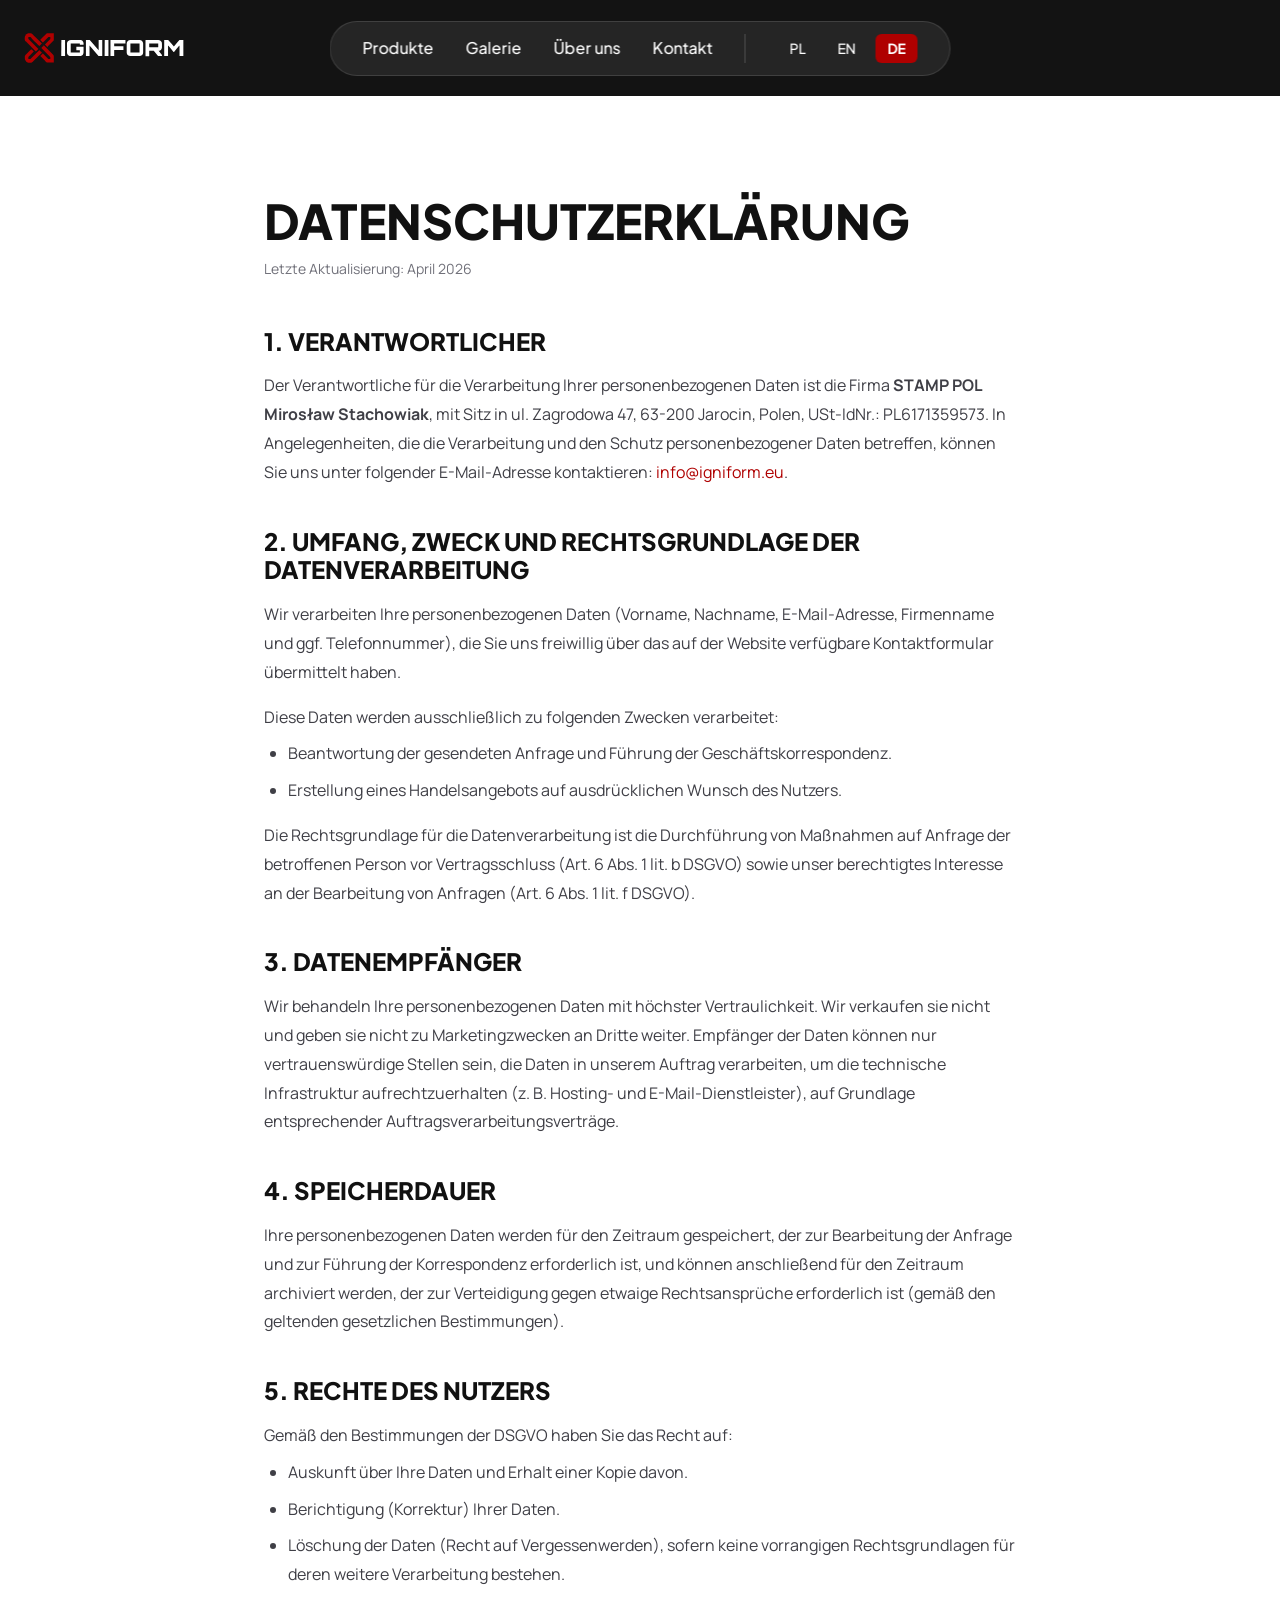
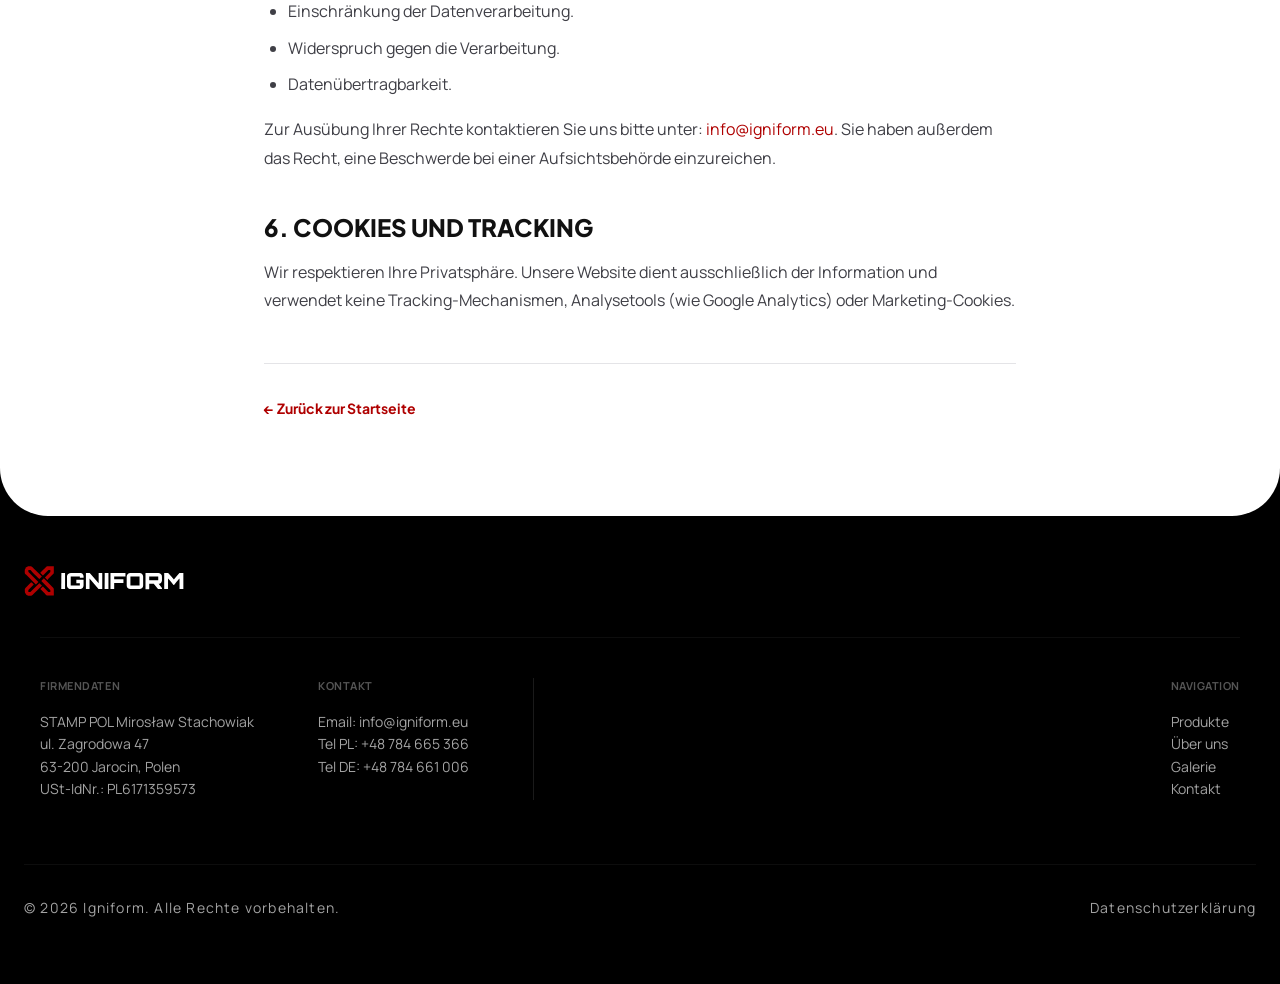
<file: datenschutz.html>
<!DOCTYPE html>
<html lang="de">
<head>
    <meta charset="UTF-8">
    <meta name="viewport" content="width=device-width, initial-scale=1.0">
    <title>Datenschutzerklärung | IGNIFORM</title>
    <meta name="description" content="Datenschutzerklärung der Firma STAMP POL / Igniform. Informationen zur Verarbeitung personenbezogener Daten gemäß DSGVO.">
    <link rel="preconnect" href="https://fonts.googleapis.com">
    <link rel="preconnect" href="https://fonts.gstatic.com" crossorigin>
    <link href="https://fonts.googleapis.com/css2?family=Manrope:wght@400;500;700&family=Plus+Jakarta+Sans:wght@400;500;700;800&display=swap" rel="stylesheet">
    <link rel="stylesheet" href="https://fonts.googleapis.com/css2?family=Material+Symbols+Outlined:opsz,wght,FILL,GRAD@20..48,100..700,0..1,-50..200" />
    <link rel="stylesheet" href="style.css">
    <link rel="icon" type="image/png" href="favicon.png">
</head>
<body>

    <!-- Nav -->
    <nav class="nav fade-in-load" id="main-nav" style="animation-delay: 0.1s;">
        <div class="container nav-container">
            <div class="nav-logo">
                <a href="de.html"><img src="assets/logo-white.svg" alt="Igniform Logo" class="brand-logo"></a>
            </div>
            <div class="nav-links" id="nav-links">
                <a href="de.html#produkty">Produkte</a>
                <a href="de.html#galeria">Galerie</a>
                <a href="de.html#o-nas">Über uns</a>
                <a href="de.html#kontakt">Kontakt</a>
                <div class="lang-switcher flex items-center gap-2 text-sm font-medium ml-6 border-l border-white/20 pl-6">
                    <a href="index.html" class="lang-link">PL</a>
                    <a href="en.html" class="lang-link">EN</a>
                    <a href="de.html" class="lang-link active">DE</a>
                </div>
            </div>
            <button class="nav-hamburger" id="nav-hamburger" aria-label="Menu" aria-expanded="false">
                <span></span><span></span><span></span>
            </button>
        </div>
    </nav>
    <!-- Mobile Dropdown -->
    <div id="mobile-menu" class="mobile-menu" aria-hidden="true">
        <a href="de.html#produkty" class="mobile-menu-link">Produkte</a>
        <a href="de.html#galeria" class="mobile-menu-link">Galerie</a>
        <a href="de.html#o-nas" class="mobile-menu-link">Über uns</a>
        <a href="de.html#kontakt" class="mobile-menu-link">Kontakt</a>
        <div class="mobile-lang-switcher flex justify-center gap-4 mt-6 pt-6 border-t border-white/10">
            <a href="index.html">PL</a>
            <a href="en.html">EN</a>
            <a href="de.html" class="active">DE</a>
        </div>
    </div>

    <!-- Privacy Policy Content -->
    <section class="section section--light" style="padding-top: 6rem; padding-bottom: 6rem;">
        <div class="container" style="max-width: 800px;">

            <h1 style="font-family: 'Plus Jakarta Sans', sans-serif; font-weight: 800; font-size: var(--h2); color: #111111; letter-spacing: 0; margin-bottom: 0.5rem;">Datenschutzerklärung</h1>
            <p style="font-family: 'Manrope', sans-serif; color: #71717a; margin-bottom: 3rem; font-size: var(--text-sm);">Letzte Aktualisierung: April 2026</p>

            <h2 style="font-family: 'Plus Jakarta Sans', sans-serif; font-weight: 800; font-size: var(--h4); color: #111111; letter-spacing: 0; margin-top: 2.5rem; margin-bottom: 1rem;">1. Verantwortlicher</h2>
            <p style="font-family: 'Manrope', sans-serif; color: #3f3f46; line-height: 1.8; margin-bottom: 1rem;">Der Verantwortliche für die Verarbeitung Ihrer personenbezogenen Daten ist die Firma <strong>STAMP POL Mirosław Stachowiak</strong>, mit Sitz in ul. Zagrodowa 47, 63-200 Jarocin, Polen, USt-IdNr.: PL6171359573. In Angelegenheiten, die die Verarbeitung und den Schutz personenbezogener Daten betreffen, können Sie uns unter folgender E-Mail-Adresse kontaktieren: <a href="mailto:info@igniform.eu" style="color: #AF0000; text-decoration: none;">info@igniform.eu</a>.</p>

            <h2 style="font-family: 'Plus Jakarta Sans', sans-serif; font-weight: 800; font-size: var(--h4); color: #111111; letter-spacing: 0; margin-top: 2.5rem; margin-bottom: 1rem;">2. Umfang, Zweck und Rechtsgrundlage der Datenverarbeitung</h2>
            <p style="font-family: 'Manrope', sans-serif; color: #3f3f46; line-height: 1.8; margin-bottom: 1rem;">Wir verarbeiten Ihre personenbezogenen Daten (Vorname, Nachname, E-Mail-Adresse, Firmenname und ggf. Telefonnummer), die Sie uns freiwillig über das auf der Website verfügbare Kontaktformular übermittelt haben.</p>
            <p style="font-family: 'Manrope', sans-serif; color: #3f3f46; line-height: 1.8; margin-bottom: 0.5rem;">Diese Daten werden ausschließlich zu folgenden Zwecken verarbeitet:</p>
            <ul style="font-family: 'Manrope', sans-serif; color: #3f3f46; line-height: 1.8; margin-bottom: 1rem; padding-left: 1.5rem;">
                <li style="margin-bottom: 0.5rem;">Beantwortung der gesendeten Anfrage und Führung der Geschäftskorrespondenz.</li>
                <li style="margin-bottom: 0.5rem;">Erstellung eines Handelsangebots auf ausdrücklichen Wunsch des Nutzers.</li>
            </ul>
            <p style="font-family: 'Manrope', sans-serif; color: #3f3f46; line-height: 1.8; margin-bottom: 1rem;">Die Rechtsgrundlage für die Datenverarbeitung ist die Durchführung von Maßnahmen auf Anfrage der betroffenen Person vor Vertragsschluss (Art. 6 Abs. 1 lit. b DSGVO) sowie unser berechtigtes Interesse an der Bearbeitung von Anfragen (Art. 6 Abs. 1 lit. f DSGVO).</p>

            <h2 style="font-family: 'Plus Jakarta Sans', sans-serif; font-weight: 800; font-size: var(--h4); color: #111111; letter-spacing: 0; margin-top: 2.5rem; margin-bottom: 1rem;">3. Datenempfänger</h2>
            <p style="font-family: 'Manrope', sans-serif; color: #3f3f46; line-height: 1.8; margin-bottom: 1rem;">Wir behandeln Ihre personenbezogenen Daten mit höchster Vertraulichkeit. Wir verkaufen sie nicht und geben sie nicht zu Marketingzwecken an Dritte weiter. Empfänger der Daten können nur vertrauenswürdige Stellen sein, die Daten in unserem Auftrag verarbeiten, um die technische Infrastruktur aufrechtzuerhalten (z. B. Hosting- und E-Mail-Dienstleister), auf Grundlage entsprechender Auftragsverarbeitungsverträge.</p>

            <h2 style="font-family: 'Plus Jakarta Sans', sans-serif; font-weight: 800; font-size: var(--h4); color: #111111; letter-spacing: 0; margin-top: 2.5rem; margin-bottom: 1rem;">4. Speicherdauer</h2>
            <p style="font-family: 'Manrope', sans-serif; color: #3f3f46; line-height: 1.8; margin-bottom: 1rem;">Ihre personenbezogenen Daten werden für den Zeitraum gespeichert, der zur Bearbeitung der Anfrage und zur Führung der Korrespondenz erforderlich ist, und können anschließend für den Zeitraum archiviert werden, der zur Verteidigung gegen etwaige Rechtsansprüche erforderlich ist (gemäß den geltenden gesetzlichen Bestimmungen).</p>

            <h2 style="font-family: 'Plus Jakarta Sans', sans-serif; font-weight: 800; font-size: var(--h4); color: #111111; letter-spacing: 0; margin-top: 2.5rem; margin-bottom: 1rem;">5. Rechte des Nutzers</h2>
            <p style="font-family: 'Manrope', sans-serif; color: #3f3f46; line-height: 1.8; margin-bottom: 0.5rem;">Gemäß den Bestimmungen der DSGVO haben Sie das Recht auf:</p>
            <ul style="font-family: 'Manrope', sans-serif; color: #3f3f46; line-height: 1.8; margin-bottom: 1rem; padding-left: 1.5rem;">
                <li style="margin-bottom: 0.5rem;">Auskunft über Ihre Daten und Erhalt einer Kopie davon.</li>
                <li style="margin-bottom: 0.5rem;">Berichtigung (Korrektur) Ihrer Daten.</li>
                <li style="margin-bottom: 0.5rem;">Löschung der Daten (Recht auf Vergessenwerden), sofern keine vorrangigen Rechtsgrundlagen für deren weitere Verarbeitung bestehen.</li>
                <li style="margin-bottom: 0.5rem;">Einschränkung der Datenverarbeitung.</li>
                <li style="margin-bottom: 0.5rem;">Widerspruch gegen die Verarbeitung.</li>
                <li style="margin-bottom: 0.5rem;">Datenübertragbarkeit.</li>
            </ul>
            <p style="font-family: 'Manrope', sans-serif; color: #3f3f46; line-height: 1.8; margin-bottom: 1rem;">Zur Ausübung Ihrer Rechte kontaktieren Sie uns bitte unter: <a href="mailto:info@igniform.eu" style="color: #AF0000; text-decoration: none;">info@igniform.eu</a>. Sie haben außerdem das Recht, eine Beschwerde bei einer Aufsichtsbehörde einzureichen.</p>

            <h2 style="font-family: 'Plus Jakarta Sans', sans-serif; font-weight: 800; font-size: var(--h4); color: #111111; letter-spacing: 0; margin-top: 2.5rem; margin-bottom: 1rem;">6. Cookies und Tracking</h2>
            <p style="font-family: 'Manrope', sans-serif; color: #3f3f46; line-height: 1.8; margin-bottom: 1rem;">Wir respektieren Ihre Privatsphäre. Unsere Website dient ausschließlich der Information und verwendet keine Tracking-Mechanismen, Analysetools (wie Google Analytics) oder Marketing-Cookies.</p>

            <div style="margin-top: 3rem; padding-top: 2rem; border-top: 1px solid #e4e4e7;">
                <a href="de.html" style="font-family: 'Plus Jakarta Sans', sans-serif; font-weight: 700; font-size: var(--text-sm); color: #AF0000; text-decoration: none; display: inline-flex; align-items: center; gap: 0.5rem;">
                    ← Zurück zur Startseite
                </a>
            </div>

        </div>
    </section>

    <!-- Footer -->
    <footer class="footer">
        <div class="container">
            <img src="assets/logo-white.svg" alt="Igniform Logo" class="brand-logo footer-brand-logo">
            <div class="footer-main-layout">
                <div class="footer-left-section">
                    <div class="footer-column">
                        <span class="footer-label">FIRMENDATEN</span>
                        <span class="footer-text">STAMP POL Mirosław Stachowiak</span>
                        <span class="footer-text">ul. Zagrodowa 47</span>
                        <span class="footer-text">63-200 Jarocin, Polen</span>
                        <span class="footer-text">USt-IdNr.: PL6171359573</span>
                    </div>
                    <div class="footer-column">
                        <span class="footer-label">KONTAKT</span>
                        <span class="footer-text">Email: <a href="mailto:info@igniform.eu" style="color:inherit;text-decoration:none;">info@igniform.eu</a></span>
                        <span class="footer-text">Tel PL: <a href="tel:+48784665366" style="color:inherit;text-decoration:none;">+48 784 665 366</a></span>
                        <span class="footer-text">Tel DE: <a href="tel:+48784661006" style="color:inherit;text-decoration:none;">+48 784 661 006</a></span>
                    </div>
                </div>
                <div class="footer-right-section">
                    <div class="footer-column">
                        <span class="footer-label">NAVIGATION</span>
                        <a href="de.html#produkty" class="footer-nav-link">Produkte</a>
                        <a href="de.html#o-nas" class="footer-nav-link">Über uns</a>
                        <a href="de.html#galeria" class="footer-nav-link">Galerie</a>
                        <a href="de.html#kontakt" class="footer-nav-link">Kontakt</a>
                    </div>
                </div>
            </div>
            <div class="footer-bottom">
                <span class="footer-text" style="text-transform: none;">© 2026 Igniform. Alle Rechte vorbehalten.</span>
                <span class="footer-text" style="text-transform: none;"><a href="datenschutz.html" class="footer-nav-link" style="display:inline;">Datenschutzerklärung</a></span>
            </div>
        </div>
    </footer>

    <!-- Hamburger Menu -->
    <script>
    (function() {
        const btn = document.getElementById('nav-hamburger');
        const menu = document.getElementById('mobile-menu');
        if (!btn || !menu) return;
        btn.addEventListener('click', () => {
            const open = btn.classList.toggle('is-open');
            menu.classList.toggle('is-open', open);
            btn.setAttribute('aria-expanded', String(open));
            menu.setAttribute('aria-hidden', String(!open));
        });
        menu.querySelectorAll('a').forEach(a => {
            a.addEventListener('click', () => {
                btn.classList.remove('is-open');
                menu.classList.remove('is-open');
                btn.setAttribute('aria-expanded', 'false');
                menu.setAttribute('aria-hidden', 'true');
            });
        });
    })();
    </script>

</body>
</html>
</file>
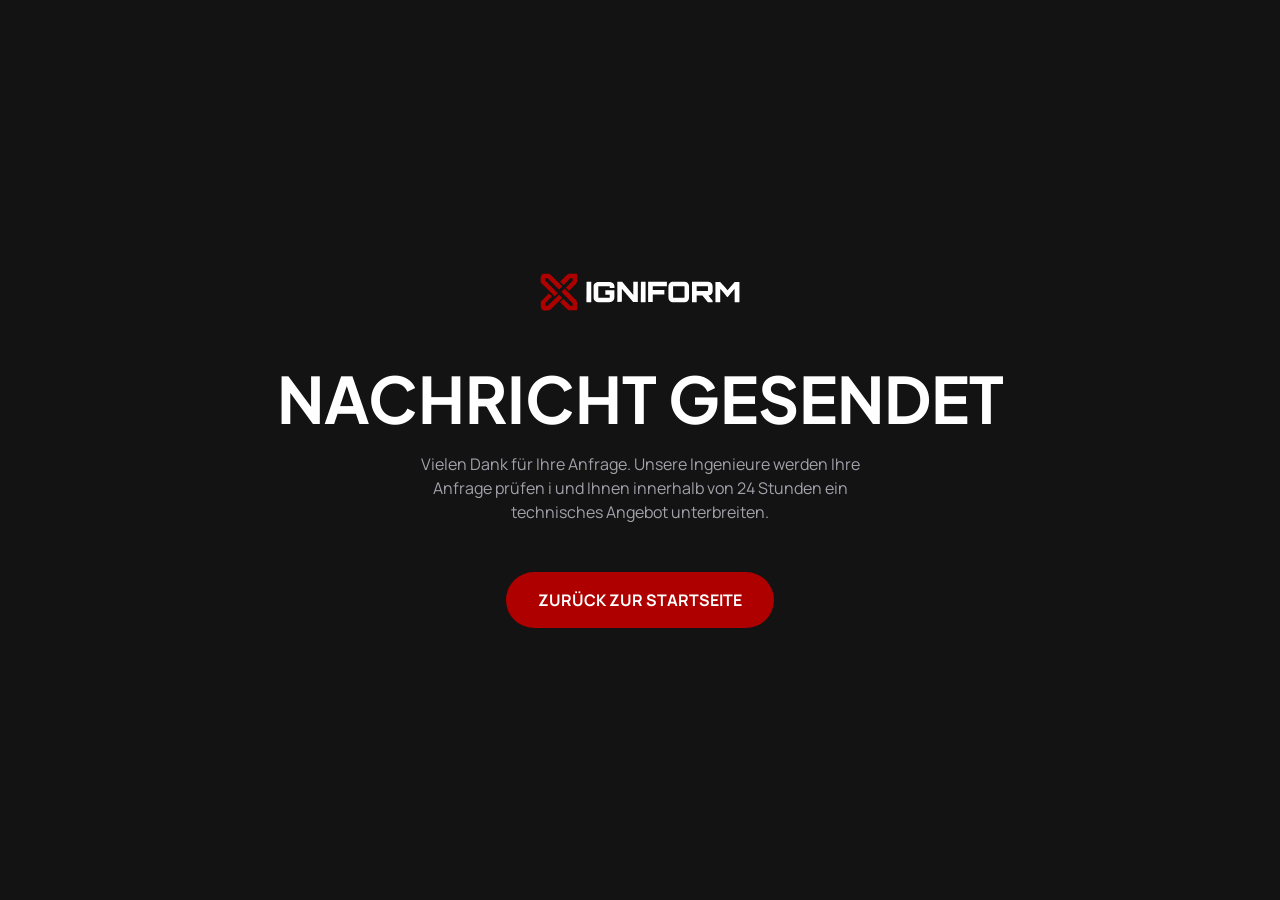
<file: erfolg.html>
<!DOCTYPE html>
<html lang="de">

<head>
    <meta charset="UTF-8">
    <meta name="viewport" content="width=device-width, initial-scale=1.0">
    <title>Vielen Dank für Ihre Nachricht | IGNIFORM</title>
    <link rel="preconnect" href="https://fonts.googleapis.com">
    <link rel="preconnect" href="https://fonts.gstatic.com" crossorigin>
    <link
        href="https://fonts.googleapis.com/css2?family=Manrope:wght@400;500;700&family=Plus+Jakarta+Sans:wght@400;500;700;800&display=swap"
        rel="stylesheet">
    <link rel="stylesheet" href="style.css">
    <link rel="icon" type="image/png" href="favicon.png">
    <style>
        .success-page {
            display: flex;
            flex-direction: column;
            align-items: center;
            justify-content: center;
            min-height: 100vh;
            text-align: center;
            background-color: var(--bg-dark);
            padding: 20px;
        }

        .success-logo {
            max-width: 200px;
            margin-bottom: 3rem;
        }
    </style>
</head>

<body class="overflow-x-hidden w-full">
    <div class="success-page fade-in-load">
        <img src="assets/logo-white.svg" alt="Igniform Logo" class="success-logo">
        <h1 style="color: white; margin-bottom: 1rem;">NACHRICHT GESENDET</h1>
        <p class="text-gray" style="margin-bottom: 3rem; max-width: 500px;">
            Vielen Dank für Ihre Anfrage. Unsere Ingenieure werden Ihre Anfrage prüfen i und Ihnen innerhalb von 24
            Stunden ein technisches Angebot unterbreiten.
        </p>
        <a href="de.html" class="btn">Zurück zur Startseite</a>
    </div>
</body>

</html>
</file>
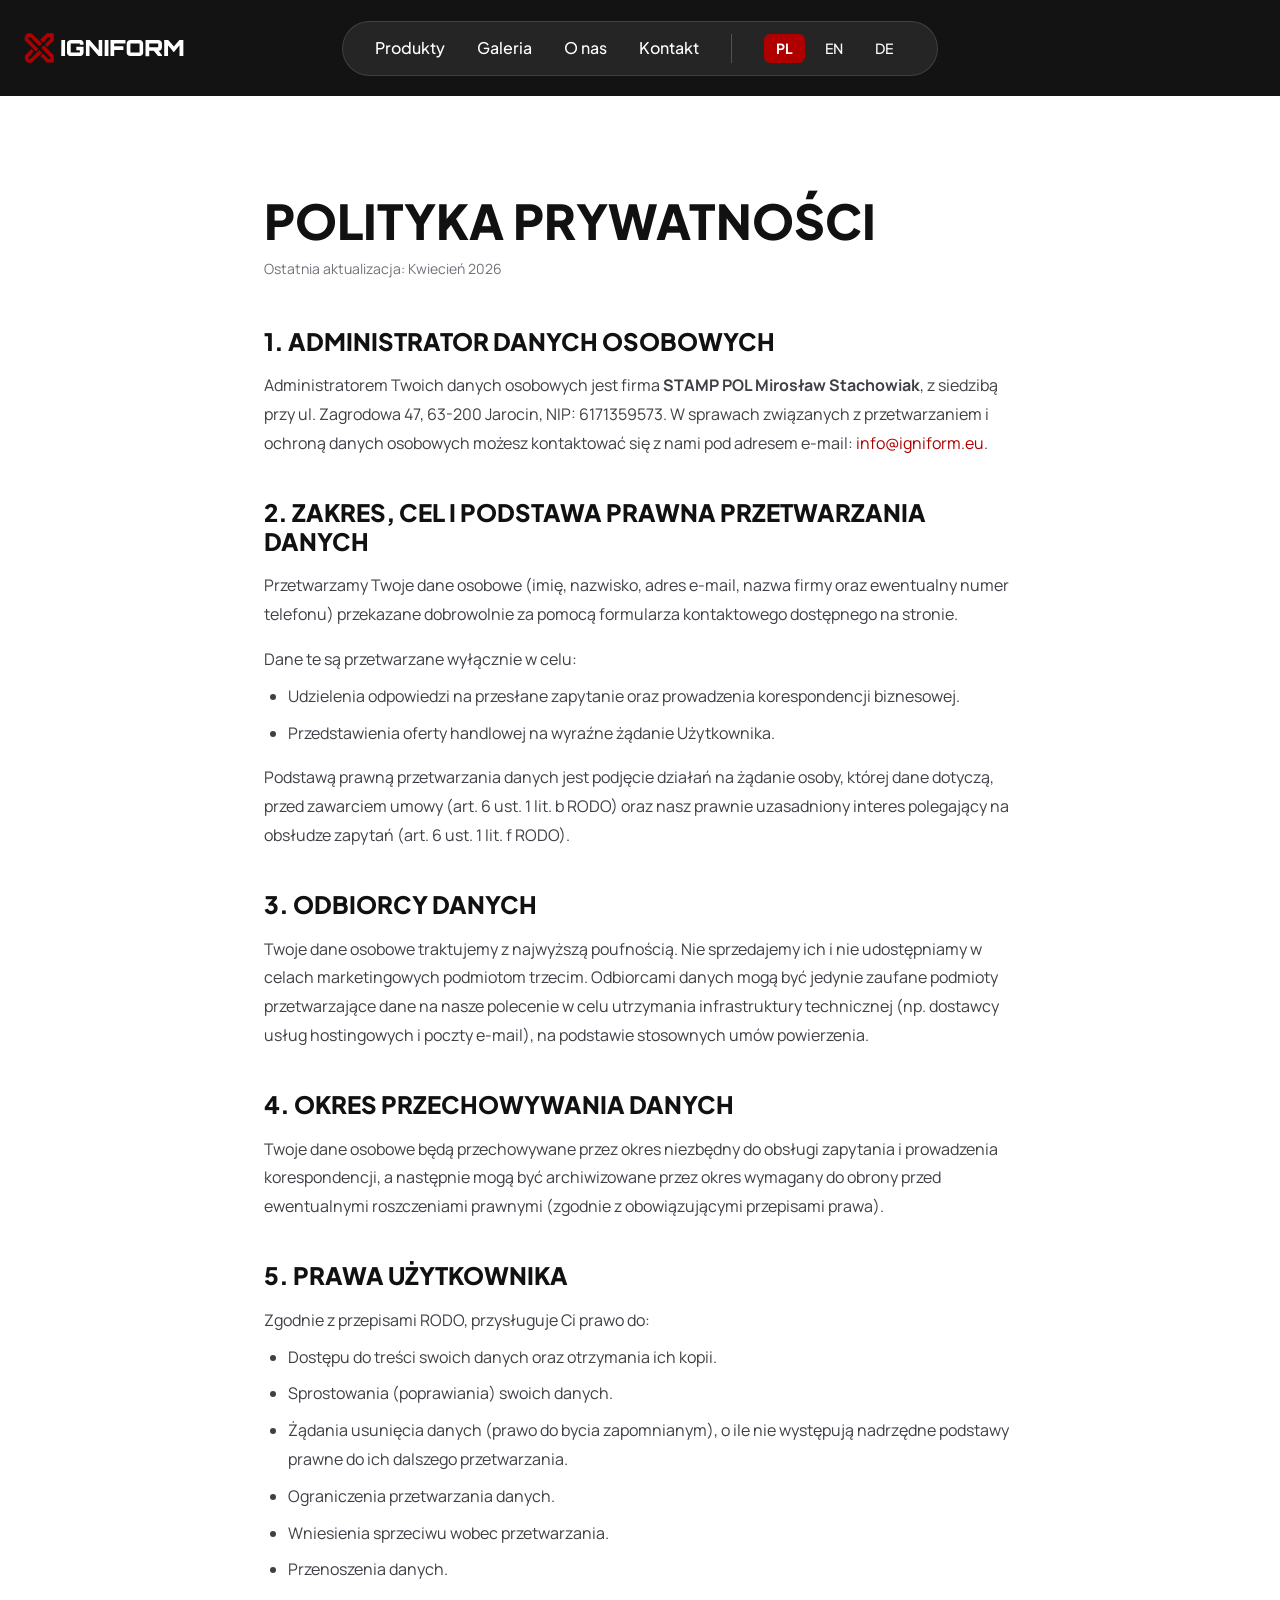
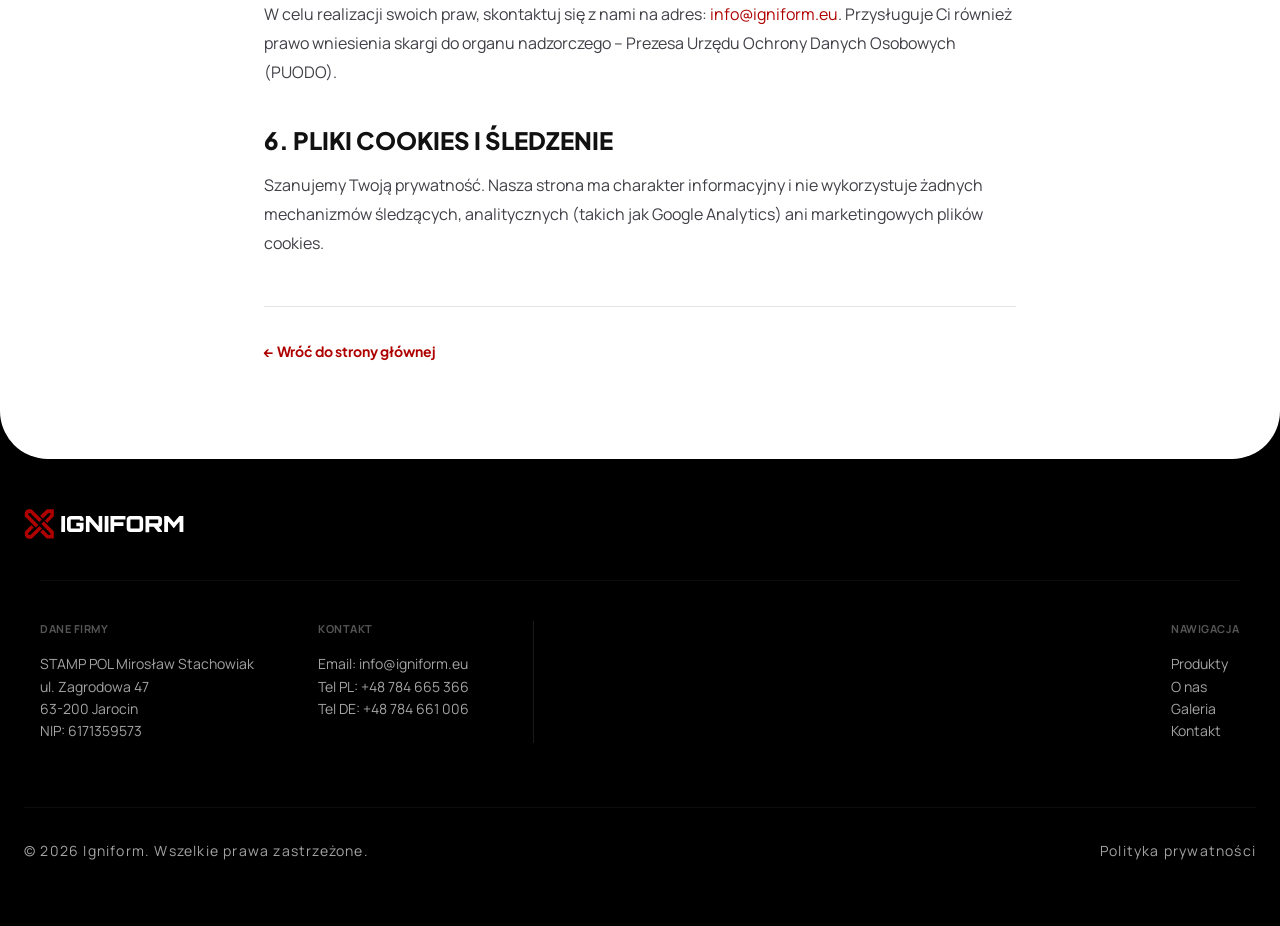
<file: polityka.html>
<!DOCTYPE html>
<html lang="pl">
<head>
    <meta charset="UTF-8">
    <meta name="viewport" content="width=device-width, initial-scale=1.0">
    <title>Polityka Prywatności | IGNIFORM</title>
    <meta name="description" content="Polityka prywatności firmy STAMP POL / Igniform. Informacje o przetwarzaniu danych osobowych zgodnie z RODO.">
    <link rel="preconnect" href="https://fonts.googleapis.com">
    <link rel="preconnect" href="https://fonts.gstatic.com" crossorigin>
    <link href="https://fonts.googleapis.com/css2?family=Manrope:wght@400;500;700&family=Plus+Jakarta+Sans:wght@400;500;700;800&display=swap" rel="stylesheet">
    <link rel="stylesheet" href="https://fonts.googleapis.com/css2?family=Material+Symbols+Outlined:opsz,wght,FILL,GRAD@20..48,100..700,0..1,-50..200" />
    <link rel="stylesheet" href="style.css">
    <link rel="icon" type="image/png" href="favicon.png">
</head>
<body>

    <!-- Nav -->
    <nav class="nav fade-in-load" id="main-nav" style="animation-delay: 0.1s;">
        <div class="container nav-container">
            <div class="nav-logo">
                <a href="index.html"><img src="assets/logo-white.svg" alt="Igniform Logo" class="brand-logo"></a>
            </div>
            <div class="nav-links" id="nav-links">
                <a href="index.html#produkty">Produkty</a>
                <a href="index.html#galeria">Galeria</a>
                <a href="index.html#o-nas">O nas</a>
                <a href="index.html#kontakt">Kontakt</a>
                <div class="lang-switcher">
                    <a href="index.html" class="lang-link active">PL</a>
                    <a href="en.html" class="lang-link">EN</a>
                    <a href="de.html" class="lang-link">DE</a>
                </div>
            </div>
            <button class="nav-hamburger" id="nav-hamburger" aria-label="Menu" aria-expanded="false">
                <span></span><span></span><span></span>
            </button>
        </div>
    </nav>
    <!-- Mobile Dropdown -->
    <div id="mobile-menu" class="mobile-menu" aria-hidden="true">
        <a href="index.html#produkty" class="mobile-menu-link">Produkty</a>
        <a href="index.html#galeria" class="mobile-menu-link">Galeria</a>
        <a href="index.html#o-nas" class="mobile-menu-link">O nas</a>
        <a href="index.html#kontakt" class="mobile-menu-link">Kontakt</a>
        <div class="mobile-lang-switcher">
            <a href="index.html" class="active">PL</a>
            <a href="en.html">EN</a>
            <a href="de.html">DE</a>
        </div>
    </div>

    <!-- Privacy Policy Content -->
    <section class="section section--light" style="padding-top: 6rem; padding-bottom: 6rem;">
        <div class="container" style="max-width: 800px;">

            <h1 style="font-family: 'Plus Jakarta Sans', sans-serif; font-weight: 800; font-size: var(--h2); color: #111111; letter-spacing: 0; margin-bottom: 0.5rem;">Polityka Prywatności</h1>
            <p style="font-family: 'Manrope', sans-serif; color: #71717a; margin-bottom: 3rem; font-size: var(--text-sm);">Ostatnia aktualizacja: Kwiecień 2026</p>

            <h2 style="font-family: 'Plus Jakarta Sans', sans-serif; font-weight: 800; font-size: var(--h4); color: #111111; letter-spacing: 0; margin-top: 2.5rem; margin-bottom: 1rem;">1. Administrator Danych Osobowych</h2>
            <p style="font-family: 'Manrope', sans-serif; color: #3f3f46; line-height: 1.8; margin-bottom: 1rem;">Administratorem Twoich danych osobowych jest firma <strong>STAMP POL Mirosław Stachowiak</strong>, z siedzibą przy ul. Zagrodowa 47, 63-200 Jarocin, NIP: 6171359573. W sprawach związanych z przetwarzaniem i ochroną danych osobowych możesz kontaktować się z nami pod adresem e-mail: <a href="mailto:info@igniform.eu" style="color: #AF0000; text-decoration: none;">info@igniform.eu</a>.</p>

            <h2 style="font-family: 'Plus Jakarta Sans', sans-serif; font-weight: 800; font-size: var(--h4); color: #111111; letter-spacing: 0; margin-top: 2.5rem; margin-bottom: 1rem;">2. Zakres, cel i podstawa prawna przetwarzania danych</h2>
            <p style="font-family: 'Manrope', sans-serif; color: #3f3f46; line-height: 1.8; margin-bottom: 1rem;">Przetwarzamy Twoje dane osobowe (imię, nazwisko, adres e-mail, nazwa firmy oraz ewentualny numer telefonu) przekazane dobrowolnie za pomocą formularza kontaktowego dostępnego na stronie.</p>
            <p style="font-family: 'Manrope', sans-serif; color: #3f3f46; line-height: 1.8; margin-bottom: 0.5rem;">Dane te są przetwarzane wyłącznie w celu:</p>
            <ul style="font-family: 'Manrope', sans-serif; color: #3f3f46; line-height: 1.8; margin-bottom: 1rem; padding-left: 1.5rem;">
                <li style="margin-bottom: 0.5rem;">Udzielenia odpowiedzi na przesłane zapytanie oraz prowadzenia korespondencji biznesowej.</li>
                <li style="margin-bottom: 0.5rem;">Przedstawienia oferty handlowej na wyraźne żądanie Użytkownika.</li>
            </ul>
            <p style="font-family: 'Manrope', sans-serif; color: #3f3f46; line-height: 1.8; margin-bottom: 1rem;">Podstawą prawną przetwarzania danych jest podjęcie działań na żądanie osoby, której dane dotyczą, przed zawarciem umowy (art. 6 ust. 1 lit. b RODO) oraz nasz prawnie uzasadniony interes polegający na obsłudze zapytań (art. 6 ust. 1 lit. f RODO).</p>

            <h2 style="font-family: 'Plus Jakarta Sans', sans-serif; font-weight: 800; font-size: var(--h4); color: #111111; letter-spacing: 0; margin-top: 2.5rem; margin-bottom: 1rem;">3. Odbiorcy danych</h2>
            <p style="font-family: 'Manrope', sans-serif; color: #3f3f46; line-height: 1.8; margin-bottom: 1rem;">Twoje dane osobowe traktujemy z najwyższą poufnością. Nie sprzedajemy ich i nie udostępniamy w celach marketingowych podmiotom trzecim. Odbiorcami danych mogą być jedynie zaufane podmioty przetwarzające dane na nasze polecenie w celu utrzymania infrastruktury technicznej (np. dostawcy usług hostingowych i poczty e-mail), na podstawie stosownych umów powierzenia.</p>

            <h2 style="font-family: 'Plus Jakarta Sans', sans-serif; font-weight: 800; font-size: var(--h4); color: #111111; letter-spacing: 0; margin-top: 2.5rem; margin-bottom: 1rem;">4. Okres przechowywania danych</h2>
            <p style="font-family: 'Manrope', sans-serif; color: #3f3f46; line-height: 1.8; margin-bottom: 1rem;">Twoje dane osobowe będą przechowywane przez okres niezbędny do obsługi zapytania i prowadzenia korespondencji, a następnie mogą być archiwizowane przez okres wymagany do obrony przed ewentualnymi roszczeniami prawnymi (zgodnie z obowiązującymi przepisami prawa).</p>

            <h2 style="font-family: 'Plus Jakarta Sans', sans-serif; font-weight: 800; font-size: var(--h4); color: #111111; letter-spacing: 0; margin-top: 2.5rem; margin-bottom: 1rem;">5. Prawa Użytkownika</h2>
            <p style="font-family: 'Manrope', sans-serif; color: #3f3f46; line-height: 1.8; margin-bottom: 0.5rem;">Zgodnie z przepisami RODO, przysługuje Ci prawo do:</p>
            <ul style="font-family: 'Manrope', sans-serif; color: #3f3f46; line-height: 1.8; margin-bottom: 1rem; padding-left: 1.5rem;">
                <li style="margin-bottom: 0.5rem;">Dostępu do treści swoich danych oraz otrzymania ich kopii.</li>
                <li style="margin-bottom: 0.5rem;">Sprostowania (poprawiania) swoich danych.</li>
                <li style="margin-bottom: 0.5rem;">Żądania usunięcia danych (prawo do bycia zapomnianym), o ile nie występują nadrzędne podstawy prawne do ich dalszego przetwarzania.</li>
                <li style="margin-bottom: 0.5rem;">Ograniczenia przetwarzania danych.</li>
                <li style="margin-bottom: 0.5rem;">Wniesienia sprzeciwu wobec przetwarzania.</li>
                <li style="margin-bottom: 0.5rem;">Przenoszenia danych.</li>
            </ul>
            <p style="font-family: 'Manrope', sans-serif; color: #3f3f46; line-height: 1.8; margin-bottom: 1rem;">W celu realizacji swoich praw, skontaktuj się z nami na adres: <a href="mailto:info@igniform.eu" style="color: #AF0000; text-decoration: none;">info@igniform.eu</a>. Przysługuje Ci również prawo wniesienia skargi do organu nadzorczego – Prezesa Urzędu Ochrony Danych Osobowych (PUODO).</p>

            <h2 style="font-family: 'Plus Jakarta Sans', sans-serif; font-weight: 800; font-size: var(--h4); color: #111111; letter-spacing: 0; margin-top: 2.5rem; margin-bottom: 1rem;">6. Pliki Cookies i Śledzenie</h2>
            <p style="font-family: 'Manrope', sans-serif; color: #3f3f46; line-height: 1.8; margin-bottom: 1rem;">Szanujemy Twoją prywatność. Nasza strona ma charakter informacyjny i nie wykorzystuje żadnych mechanizmów śledzących, analitycznych (takich jak Google Analytics) ani marketingowych plików cookies.</p>

            <div style="margin-top: 3rem; padding-top: 2rem; border-top: 1px solid #e4e4e7;">
                <a href="index.html" style="font-family: 'Plus Jakarta Sans', sans-serif; font-weight: 700; font-size: var(--text-sm); color: #AF0000; text-decoration: none; display: inline-flex; align-items: center; gap: 0.5rem;">
                    ← Wróć do strony głównej
                </a>
            </div>

        </div>
    </section>

    <!-- Footer -->
    <footer class="footer">
        <div class="container">
            <img src="assets/logo-white.svg" alt="Igniform Logo" class="brand-logo footer-brand-logo">
            <div class="footer-main-layout">
                <div class="footer-left-section">
                    <div class="footer-column">
                        <span class="footer-label">DANE FIRMY</span>
                        <span class="footer-text">STAMP POL Mirosław Stachowiak</span>
                        <span class="footer-text">ul. Zagrodowa 47</span>
                        <span class="footer-text">63-200 Jarocin</span>
                        <span class="footer-text">NIP: 6171359573</span>
                    </div>
                    <div class="footer-column">
                        <span class="footer-label">KONTAKT</span>
                        <span class="footer-text">Email: <a href="mailto:info@igniform.eu" style="color:inherit;text-decoration:none;">info@igniform.eu</a></span>
                        <span class="footer-text">Tel PL: <a href="tel:+48784665366" style="color:inherit;text-decoration:none;">+48 784 665 366</a></span>
                        <span class="footer-text">Tel DE: <a href="tel:+48784661006" style="color:inherit;text-decoration:none;">+48 784 661 006</a></span>
                    </div>
                </div>
                <div class="footer-right-section">
                    <div class="footer-column">
                        <span class="footer-label">NAWIGACJA</span>
                        <a href="index.html#produkty" class="footer-nav-link">Produkty</a>
                        <a href="index.html#o-nas" class="footer-nav-link">O nas</a>
                        <a href="index.html#galeria" class="footer-nav-link">Galeria</a>
                        <a href="index.html#kontakt" class="footer-nav-link">Kontakt</a>
                    </div>
                </div>
            </div>
            <div class="footer-bottom">
                <span class="footer-text" style="text-transform: none;">© 2026 Igniform. Wszelkie prawa zastrzeżone.</span>
                <span class="footer-text" style="text-transform: none;"><a href="polityka.html" class="footer-nav-link" style="display:inline;">Polityka prywatności</a></span>
            </div>
        </div>
    </footer>

    <!-- Hamburger Menu -->
    <script>
    (function() {
        const btn = document.getElementById('nav-hamburger');
        const menu = document.getElementById('mobile-menu');
        if (!btn || !menu) return;
        btn.addEventListener('click', () => {
            const open = btn.classList.toggle('is-open');
            menu.classList.toggle('is-open', open);
            btn.setAttribute('aria-expanded', String(open));
            menu.setAttribute('aria-hidden', String(!open));
        });
        menu.querySelectorAll('a').forEach(a => {
            a.addEventListener('click', () => {
                btn.classList.remove('is-open');
                menu.classList.remove('is-open');
                btn.setAttribute('aria-expanded', 'false');
                menu.setAttribute('aria-hidden', 'true');
            });
        });
    })();
    </script>

</body>
</html>
</file>
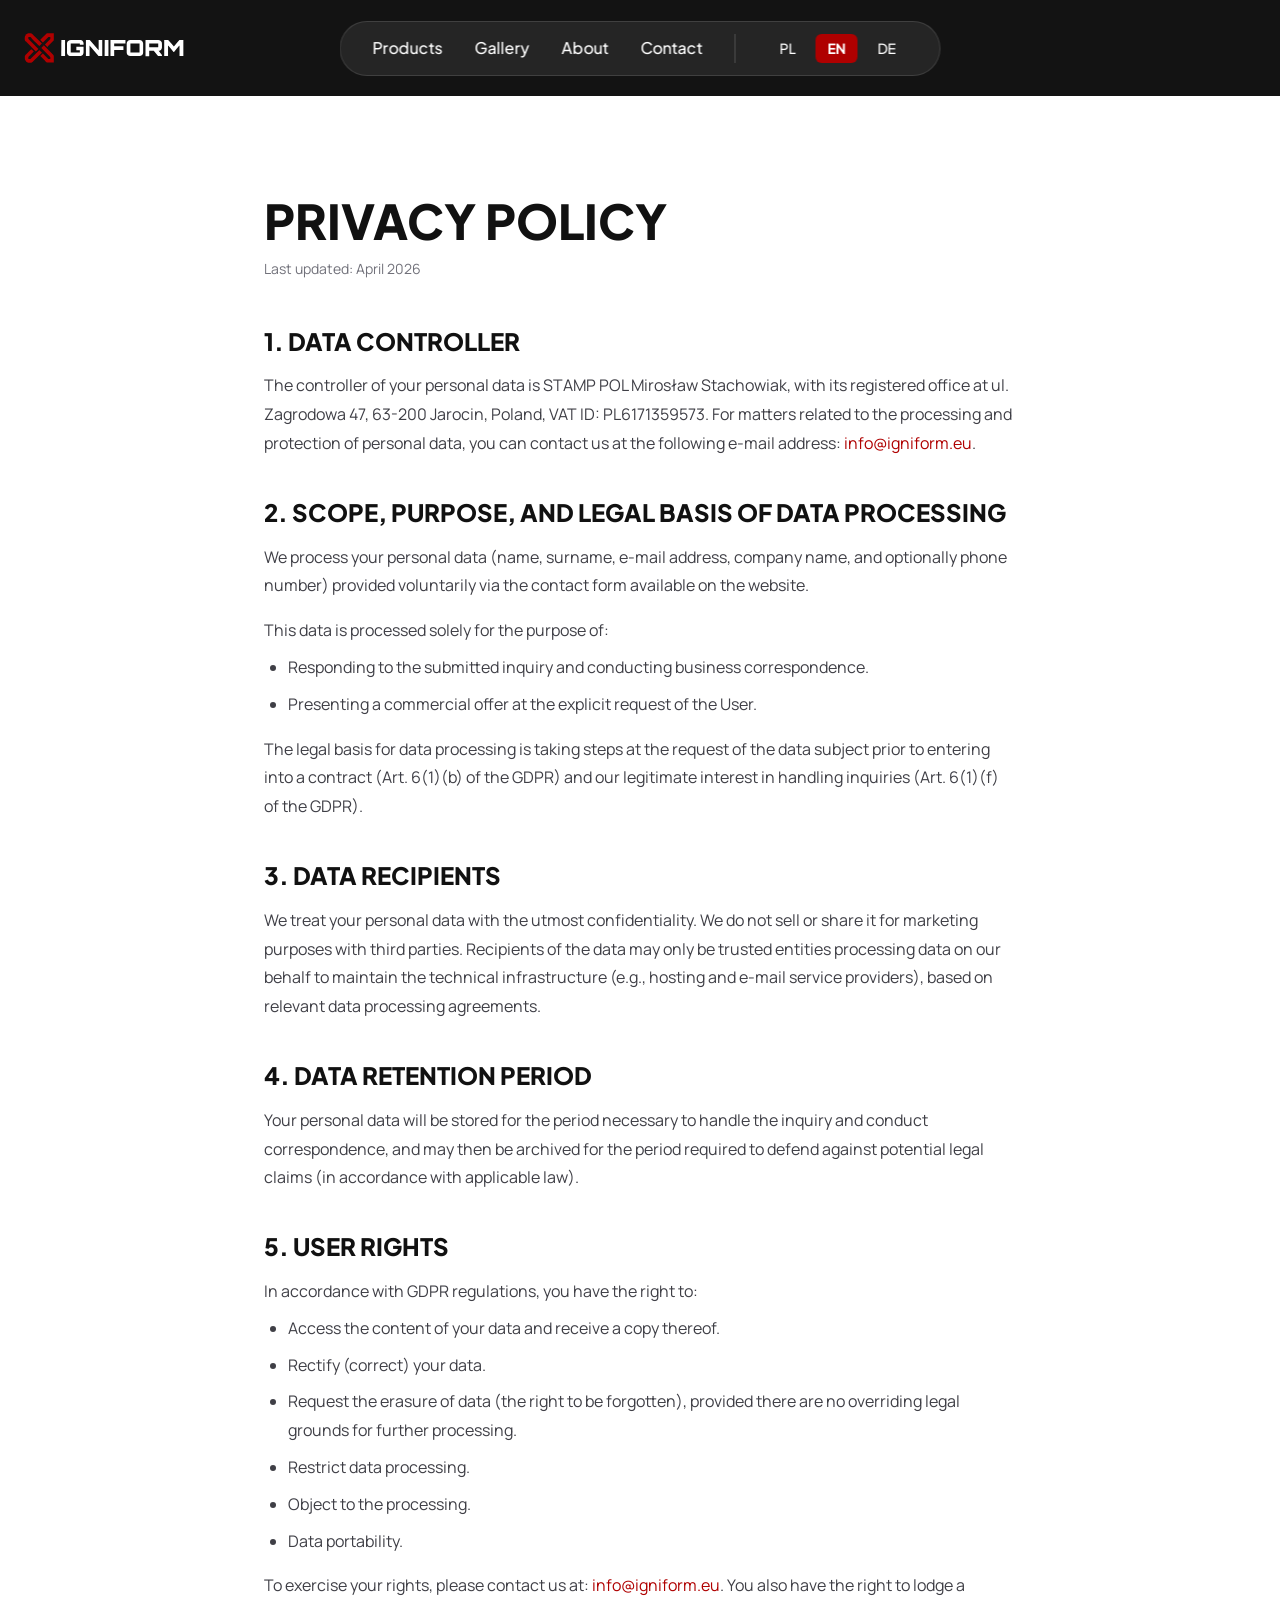
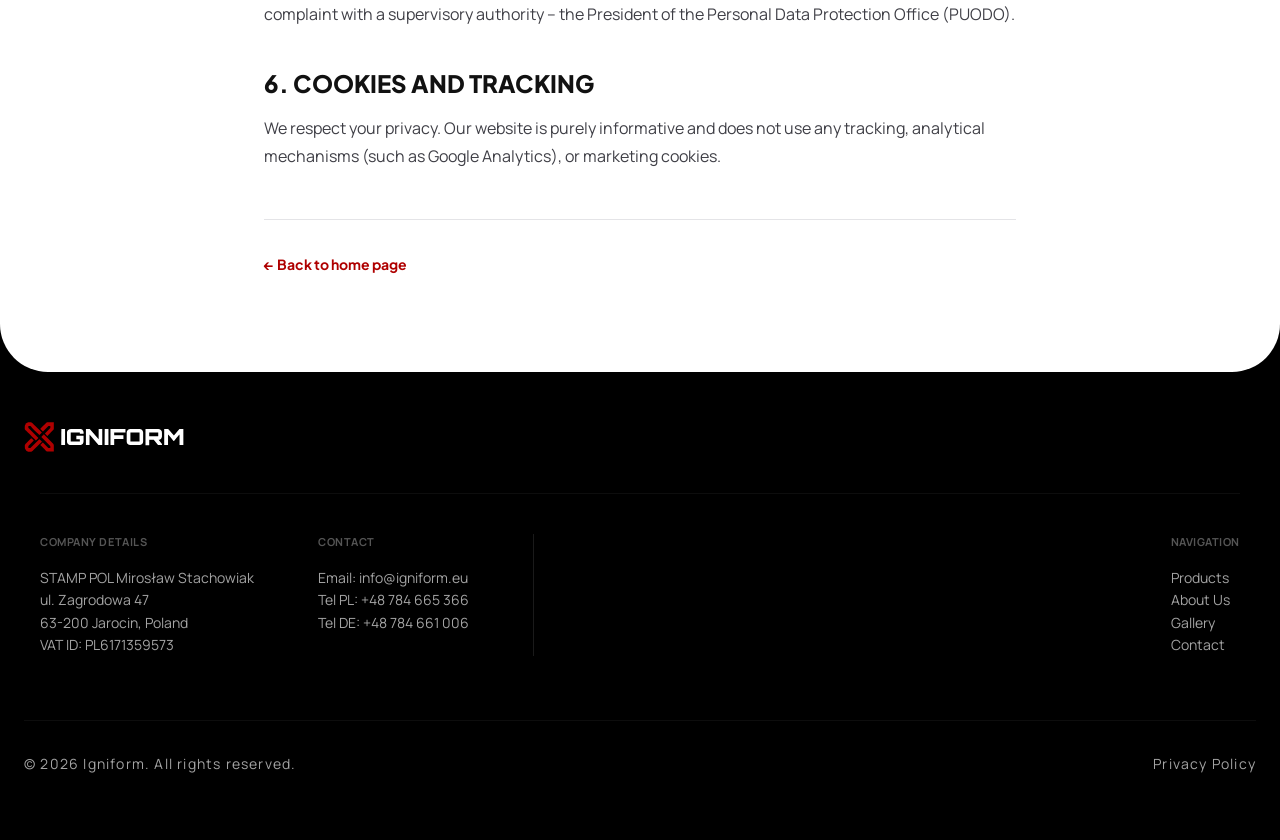
<file: privacy.html>
<!DOCTYPE html>
<html lang="en">

<head>
    <meta charset="UTF-8">
    <meta name="viewport" content="width=device-width, initial-scale=1.0">
    <title>Privacy Policy | IGNIFORM</title>
    <meta name="description"
        content="Privacy policy of STAMP POL / Igniform. Information on the processing of personal data in accordance with the GDPR.">
    <link rel="preconnect" href="https://fonts.googleapis.com">
    <link rel="preconnect" href="https://fonts.gstatic.com" crossorigin>
    <link
        href="https://fonts.googleapis.com/css2?family=Manrope:wght@400;500;700&family=Plus+Jakarta+Sans:wght@400;500;700;800&display=swap"
        rel="stylesheet">
    <link rel="stylesheet"
        href="https://fonts.googleapis.com/css2?family=Material+Symbols+Outlined:opsz,wght,FILL,GRAD@20..48,100..700,0..1,-50..200" />
    <link rel="stylesheet" href="style.css">
    <link rel="icon" type="image/png" href="favicon.png">
</head>

<body>

    <!-- Nav -->
    <nav class="nav fade-in-load" id="main-nav" style="animation-delay: 0.1s;">
        <div class="container nav-container">
            <div class="nav-logo">
                <a href="en.html"><img src="assets/logo-white.svg" alt="Igniform Logo" class="brand-logo"></a>
            </div>
            <div class="nav-links" id="nav-links">
                <a href="en.html#produkty">Products</a>
                <a href="en.html#galeria">Gallery</a>
                <a href="en.html#o-nas">About</a>
                <a href="en.html#kontakt">Contact</a>
                <div class="lang-switcher">
                    <a href="index.html" class="lang-link">PL</a>
                    <a href="en.html" class="lang-link active">EN</a>
                    <a href="de.html" class="lang-link">DE</a>
                </div>
            </div>
            <button class="nav-hamburger" id="nav-hamburger" aria-label="Menu" aria-expanded="false">
                <span></span><span></span><span></span>
            </button>
        </div>
    </nav>
    <!-- Mobile Dropdown -->
    <div id="mobile-menu" class="mobile-menu" aria-hidden="true">
        <a href="en.html#produkty" class="mobile-menu-link">Products</a>
        <a href="en.html#galeria" class="mobile-menu-link">Gallery</a>
        <a href="en.html#o-nas" class="mobile-menu-link">About</a>
        <a href="en.html#kontakt" class="mobile-menu-link">Contact</a>
        <div class="mobile-lang-switcher">
            <a href="index.html">PL</a>
            <a href="en.html" class="active">EN</a>
            <a href="de.html">DE</a>
        </div>
    </div>

    <!-- Privacy Policy Content -->
    <section class="section section--light" style="padding-top: 6rem; padding-bottom: 6rem;">
        <div class="container" style="max-width: 800px;">

            <h1
                style="font-family: 'Plus Jakarta Sans', sans-serif; font-weight: 800; font-size: var(--h2); color: #111111; letter-spacing: 0; margin-bottom: 0.5rem;">
                Privacy Policy</h1>
            <p
                style="font-family: 'Manrope', sans-serif; color: #71717a; margin-bottom: 3rem; font-size: var(--text-sm);">
                Last updated: April 2026</p>

            <h2
                style="font-family: 'Plus Jakarta Sans', sans-serif; font-weight: 800; font-size: var(--h4); color: #111111; letter-spacing: 0; margin-top: 2.5rem; margin-bottom: 1rem;">
                1. Data Controller</h2>
            <p style="font-family: 'Manrope', sans-serif; color: #3f3f46; line-height: 1.8; margin-bottom: 1rem;">The
                controller of your personal data is STAMP POL Mirosław Stachowiak, with its registered office at ul.
                Zagrodowa 47, 63-200 Jarocin, Poland, VAT ID: PL6171359573. For matters related to the processing and
                protection of personal data, you can contact us at the following e-mail address: <a
                    href="mailto:info@igniform.eu" style="color: #AF0000; text-decoration: none;">info@igniform.eu</a>.
            </p>

            <h2
                style="font-family: 'Plus Jakarta Sans', sans-serif; font-weight: 800; font-size: var(--h4); color: #111111; letter-spacing: 0; margin-top: 2.5rem; margin-bottom: 1rem;">
                2. Scope, Purpose, and Legal Basis of Data Processing</h2>
            <p style="font-family: 'Manrope', sans-serif; color: #3f3f46; line-height: 1.8; margin-bottom: 1rem;">We
                process your personal data (name, surname, e-mail address, company name, and optionally phone number)
                provided voluntarily via the contact form available on the website.</p>
            <p style="font-family: 'Manrope', sans-serif; color: #3f3f46; line-height: 1.8; margin-bottom: 0.5rem;">This
                data is processed solely for the purpose of:</p>
            <ul
                style="font-family: 'Manrope', sans-serif; color: #3f3f46; line-height: 1.8; margin-bottom: 1rem; padding-left: 1.5rem;">
                <li style="margin-bottom: 0.5rem;">Responding to the submitted inquiry and conducting business
                    correspondence.</li>
                <li style="margin-bottom: 0.5rem;">Presenting a commercial offer at the explicit request of the User.
                </li>
            </ul>
            <p style="font-family: 'Manrope', sans-serif; color: #3f3f46; line-height: 1.8; margin-bottom: 1rem;">The
                legal basis for data processing is taking steps at the request of the data subject prior to entering
                into a contract (Art. 6(1)(b) of the GDPR) and our legitimate interest in handling inquiries (Art.
                6(1)(f) of the GDPR).</p>

            <h2
                style="font-family: 'Plus Jakarta Sans', sans-serif; font-weight: 800; font-size: var(--h4); color: #111111; letter-spacing: 0; margin-top: 2.5rem; margin-bottom: 1rem;">
                3. Data Recipients</h2>
            <p style="font-family: 'Manrope', sans-serif; color: #3f3f46; line-height: 1.8; margin-bottom: 1rem;">We
                treat your personal data with the utmost confidentiality. We do not sell or share it for marketing
                purposes with third parties. Recipients of the data may only be trusted entities processing data on our
                behalf to maintain the technical infrastructure (e.g., hosting and e-mail service providers), based on
                relevant data processing agreements.</p>

            <h2
                style="font-family: 'Plus Jakarta Sans', sans-serif; font-weight: 800; font-size: var(--h4); color: #111111; letter-spacing: 0; margin-top: 2.5rem; margin-bottom: 1rem;">
                4. Data Retention Period</h2>
            <p style="font-family: 'Manrope', sans-serif; color: #3f3f46; line-height: 1.8; margin-bottom: 1rem;">Your
                personal data will be stored for the period necessary to handle the inquiry and conduct correspondence,
                and may then be archived for the period required to defend against potential legal claims (in accordance
                with applicable law).</p>

            <h2
                style="font-family: 'Plus Jakarta Sans', sans-serif; font-weight: 800; font-size: var(--h4); color: #111111; letter-spacing: 0; margin-top: 2.5rem; margin-bottom: 1rem;">
                5. User Rights</h2>
            <p style="font-family: 'Manrope', sans-serif; color: #3f3f46; line-height: 1.8; margin-bottom: 0.5rem;">In
                accordance with GDPR regulations, you have the right to:</p>
            <ul
                style="font-family: 'Manrope', sans-serif; color: #3f3f46; line-height: 1.8; margin-bottom: 1rem; padding-left: 1.5rem;">
                <li style="margin-bottom: 0.5rem;">Access the content of your data and receive a copy thereof.</li>
                <li style="margin-bottom: 0.5rem;">Rectify (correct) your data.</li>
                <li style="margin-bottom: 0.5rem;">Request the erasure of data (the right to be forgotten), provided
                    there are no overriding legal grounds for further processing.</li>
                <li style="margin-bottom: 0.5rem;">Restrict data processing.</li>
                <li style="margin-bottom: 0.5rem;">Object to the processing.</li>
                <li style="margin-bottom: 0.5rem;">Data portability.</li>
            </ul>
            <p style="font-family: 'Manrope', sans-serif; color: #3f3f46; line-height: 1.8; margin-bottom: 1rem;">To
                exercise your rights, please contact us at: <a href="mailto:info@igniform.eu"
                    style="color: #AF0000; text-decoration: none;">info@igniform.eu</a>. You also have the right to
                lodge a complaint with a supervisory authority – the President of the Personal Data Protection Office
                (PUODO).</p>

            <h2
                style="font-family: 'Plus Jakarta Sans', sans-serif; font-weight: 800; font-size: var(--h4); color: #111111; letter-spacing: 0; margin-top: 2.5rem; margin-bottom: 1rem;">
                6. Cookies and Tracking</h2>
            <p style="font-family: 'Manrope', sans-serif; color: #3f3f46; line-height: 1.8; margin-bottom: 1rem;">We
                respect your privacy. Our website is purely informative and does not use any tracking, analytical
                mechanisms (such as Google Analytics), or marketing cookies.</p>

            <div style="margin-top: 3rem; padding-top: 2rem; border-top: 1px solid #e4e4e7;">
                <a href="en.html"
                    style="font-family: 'Plus Jakarta Sans', sans-serif; font-weight: 700; font-size: var(--text-sm); color: #AF0000; text-decoration: none; display: inline-flex; align-items: center; gap: 0.5rem;">
                    ← Back to home page
                </a>
            </div>

        </div>
    </section>

    <!-- Footer -->
    <footer class="footer">
        <div class="container">
            <img src="assets/logo-white.svg" alt="Igniform Logo" class="brand-logo footer-brand-logo">
            <div class="footer-main-layout">
                <div class="footer-left-section">
                    <div class="footer-column">
                        <span class="footer-label">COMPANY DETAILS</span>
                        <span class="footer-text">STAMP POL Mirosław Stachowiak</span>
                        <span class="footer-text">ul. Zagrodowa 47</span>
                        <span class="footer-text">63-200 Jarocin, Poland</span>
                        <span class="footer-text">VAT ID: PL6171359573</span>
                    </div>
                    <div class="footer-column">
                        <span class="footer-label">CONTACT</span>
                        <span class="footer-text">Email: <a href="mailto:info@igniform.eu"
                                style="color:inherit;text-decoration:none;">info@igniform.eu</a></span>
                        <span class="footer-text">Tel PL: <a href="tel:+48784665366" style="color:inherit;text-decoration:none;">+48 784 665 366</a></span>
                        <span class="footer-text">Tel DE: <a href="tel:+48784661006" style="color:inherit;text-decoration:none;">+48 784 661 006</a></span>
                    </div>
                </div>
                <div class="footer-right-section">
                    <div class="footer-column">
                        <span class="footer-label">NAVIGATION</span>
                        <a href="en.html#produkty" class="footer-nav-link">Products</a>
                        <a href="en.html#o-nas" class="footer-nav-link">About Us</a>
                        <a href="en.html#galeria" class="footer-nav-link">Gallery</a>
                        <a href="en.html#kontakt" class="footer-nav-link">Contact</a>
                    </div>
                </div>
            </div>
            <div class="footer-bottom">
                <span class="footer-text" style="text-transform: none;">© 2026 Igniform. All rights reserved.</span>
                <span class="footer-text" style="text-transform: none;"><a href="privacy.html" class="footer-nav-link"
                        style="display:inline;">Privacy Policy</a></span>
            </div>
        </div>
    </footer>

    <!-- Hamburger Menu -->
    <script>
        (function () {
            const btn = document.getElementById('nav-hamburger');
            const menu = document.getElementById('mobile-menu');
            if (!btn || !menu) return;
            btn.addEventListener('click', () => {
                const open = btn.classList.toggle('is-open');
                menu.classList.toggle('is-open', open);
                btn.setAttribute('aria-expanded', String(open));
                menu.setAttribute('aria-hidden', String(!open));
            });
            menu.querySelectorAll('a').forEach(a => {
                a.addEventListener('click', () => {
                    btn.classList.remove('is-open');
                    menu.classList.remove('is-open');
                    btn.setAttribute('aria-expanded', 'false');
                    menu.setAttribute('aria-hidden', 'true');
                });
            });
        })();
    </script>

</body>

</html>
</file>
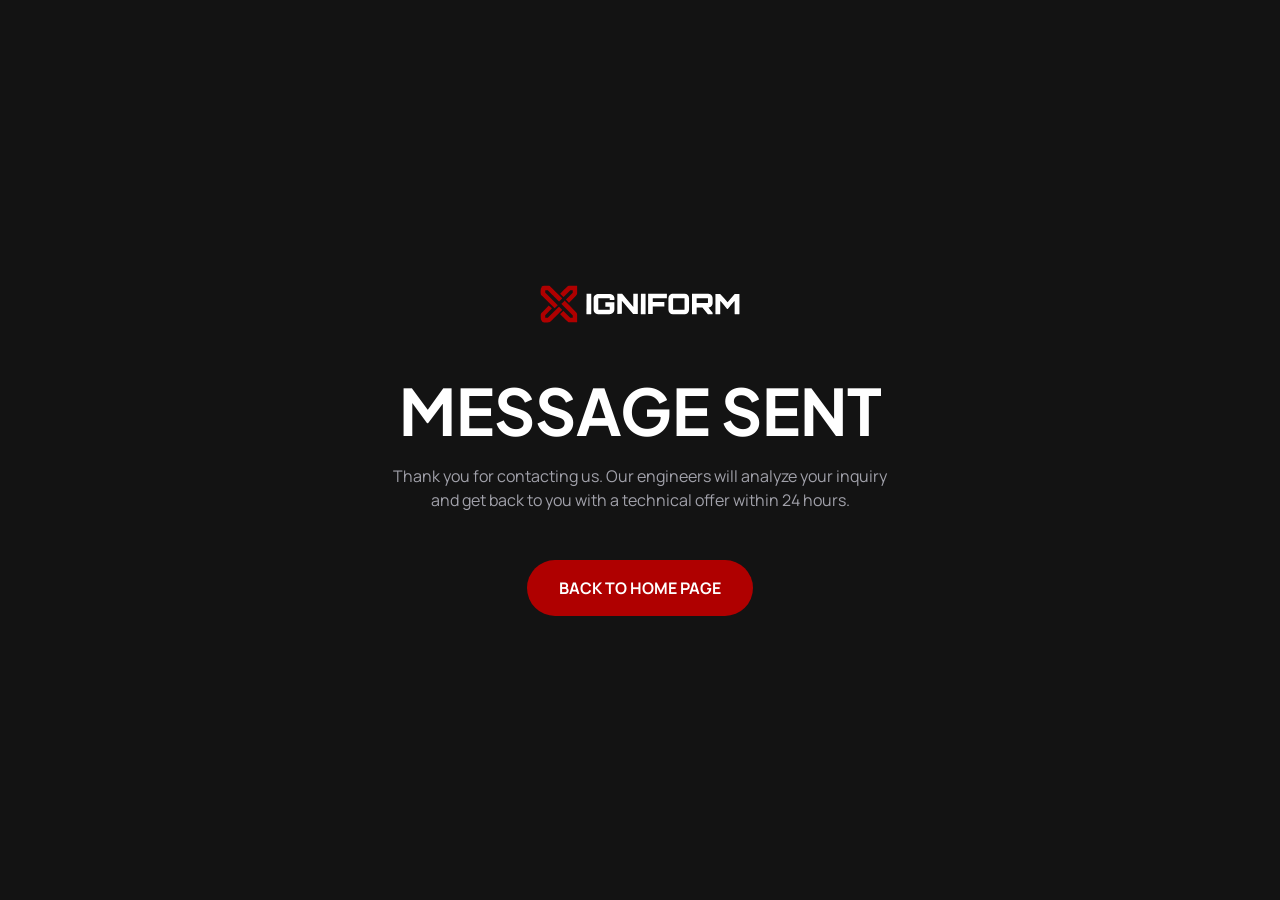
<file: success.html>
<!DOCTYPE html>
<html lang="en">

<head>
    <meta charset="UTF-8">
    <meta name="viewport" content="width=device-width, initial-scale=1.0">
    <title>Thank you for your message | IGNIFORM</title>
    <link rel="preconnect" href="https://fonts.googleapis.com">
    <link rel="preconnect" href="https://fonts.gstatic.com" crossorigin>
    <link
        href="https://fonts.googleapis.com/css2?family=Manrope:wght@400;500;700&family=Plus+Jakarta+Sans:wght@400;500;700;800&display=swap"
        rel="stylesheet">
    <link rel="stylesheet" href="style.css">
    <link rel="icon" type="image/png" href="favicon.png">
    <style>
        .success-page {
            display: flex;
            flex-direction: column;
            align-items: center;
            justify-content: center;
            min-height: 100vh;
            text-align: center;
            background-color: var(--bg-dark);
            padding: 20px;
        }

        .success-logo {
            max-width: 200px;
            margin-bottom: 3rem;
        }
    </style>
</head>

<body class="overflow-x-hidden w-full">
    <div class="success-page fade-in-load">
        <img src="assets/logo-white.svg" alt="Igniform Logo" class="success-logo">
        <h1 style="color: white; margin-bottom: 1rem;">MESSAGE SENT</h1>
        <p class="text-gray" style="margin-bottom: 3rem; max-width: 500px;">
            Thank you for contacting us. Our engineers will analyze your inquiry and get back to you with a technical
            offer within 24 hours.
        </p>
        <a href="en.html" class="btn">Back to home page</a>
    </div>
</body>

</html>
</file>
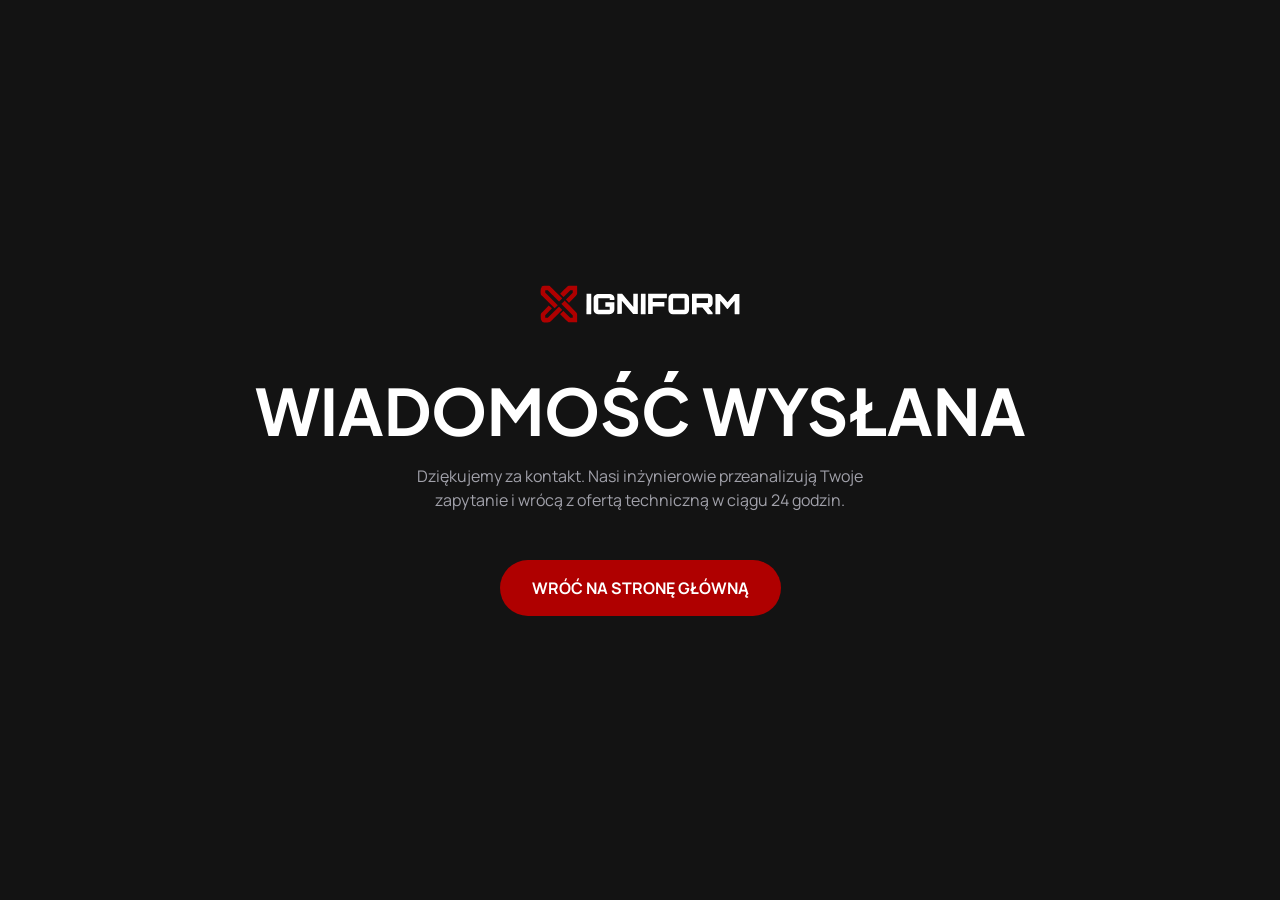
<file: sukces.html>
<!DOCTYPE html>
<html lang="pl">

<head>
    <meta charset="UTF-8">
    <meta name="viewport" content="width=device-width, initial-scale=1.0">
    <title>Dziękujemy za wiadomość | IGNIFORM</title>
    <link rel="preconnect" href="https://fonts.googleapis.com">
    <link rel="preconnect" href="https://fonts.gstatic.com" crossorigin>
    <link
        href="https://fonts.googleapis.com/css2?family=Manrope:wght@400;500;700&family=Plus+Jakarta+Sans:wght@400;500;700;800&display=swap"
        rel="stylesheet">
    <link rel="stylesheet" href="style.css">
    <link rel="icon" type="image/png" href="favicon.png">
    <style>
        /* Prosty styl, żeby wyśrodkować komunikat na pełnym ekranie */
        .success-page {
            display: flex;
            flex-direction: column;
            align-items: center;
            justify-content: center;
            min-height: 100vh;
            text-align: center;
            background-color: var(--bg-dark);
            padding: 20px;
        }

        .success-logo {
            max-width: 200px;
            margin-bottom: 3rem;
        }
    </style>
</head>

<body class="overflow-x-hidden w-full">
    <div class="success-page fade-in-load">
        <img src="assets/logo-white.svg" alt="Igniform Logo" class="success-logo">
        <h1 style="color: white; margin-bottom: 1rem;">WIADOMOŚĆ WYSŁANA</h1>
        <p class="text-gray" style="margin-bottom: 3rem; max-width: 500px;">
            Dziękujemy za kontakt. Nasi inżynierowie przeanalizują Twoje zapytanie i wrócą z ofertą techniczną w ciągu
            24 godzin.
        </p>
        <a href="index.html" class="btn">Wróć na stronę główną</a>
    </div>
</body>

</html>
</file>
<file: style.css>
/* style.css */
@import url('https://fonts.googleapis.com/css2?family=Manrope:wght@400;500;700&family=Plus+Jakarta+Sans:wght@400;500;700;800&display=swap');

:root {
  /* Colors */
  --bg-dark: #131313;
  --bg-light: #0E0E0E;
  --bg-surface: #131313;
  --bg-surface-alt: #1a1a1a;
  --text-white: #ffffff;
  --text-gray: #a1a1aa;
  --text-dark: #111111;
  --primary: #af0000;
  --primary-hover: #d11a1a;
  
  /* 8-Point Grid System */
  --space-8: 8px;
  --space-16: 16px;
  --space-24: 24px;
  --space-32: 32px;
  --space-40: 40px;
  --space-48: 48px;
  --space-56: 56px;
  --space-64: 64px;
  --space-72: 72px;
  --space-80: 80px;
  --space-88: 88px;
  --space-96: 96px;
  --space-104: 104px;
  --space-112: 112px;
  --space-120: 120px;
  --space-128: 128px;
  
  /* Typography */
  --font-body: 'Manrope', sans-serif;
  --font-heading: 'Plus Jakarta Sans', sans-serif;
  
  /* Modular Scale for Headings (Base 16px) */
  --text-base: 16px;
  --text-sm: 14px;
  --text-xs: 12px;
  --h1: 64px;
  --h2: 48px;
  --h3: 32px;
  --h4: 24px;
  --h5: 20px;
  --h6: 16px;
  
  /* UI Standard */
  --radius: 8px;
  --shadow-hover: 0 16px 32px rgba(0, 0, 0, 0.4);
  --shadow-hover-light: 0 16px 32px rgba(0, 0, 0, 0.1);
  --transition: all 0.3s ease;
}

html {
  scroll-behavior: smooth;
  overflow-x: hidden;
  width: 100%;
}

* {
  box-sizing: border-box;
  margin: 0;
  padding: 0;
}

body {
  font-family: var(--font-body);
  font-size: var(--text-base);
  line-height: 1.5;
  background-color: var(--bg-dark);
  color: var(--text-gray);
  -webkit-font-smoothing: antialiased;
  overflow-x: hidden;
  width: 100%;
}

h1, h2, h3, h4, h5, h6 {
  font-family: var(--font-heading);
  line-height: 1.2;
  color: var(--text-white);
  text-transform: uppercase;
}

/* NUCLEAR GLOBAL FONT OVERRIDE */
h1, h2, h3, h4, h5, h6, 
.section--light h2, 
.section h2,
.light-section h2, 
.dark-section h2,
[class*="heading"] {
    font-family: 'Plus Jakarta Sans', sans-serif !important;
    letter-spacing: 0px !important;
}


h1 { font-size: var(--h1); font-weight: 700; }
h2 { font-size: var(--h2); font-weight: 700; }
h3 { font-size: var(--h3); font-weight: 500; }
h4 { font-size: var(--h4); font-weight: 500; }
h5 { font-size: var(--h5); font-weight: 500; }
h6 { font-size: var(--h6); font-weight: 500; }

a {
  text-decoration: none;
  color: inherit;
  transition: var(--transition);
}

img {
  max-width: 100%;
  height: auto;
  display: block;
  border-radius: var(--radius);
}

/* Utilities */
.container {
  width: 100%;
  max-width: 1280px;
  margin: 0 auto;
  padding: 0 var(--space-24);
}

.text-primary { color: var(--primary); }
.text-white { color: var(--text-white); }
.text-gray { color: var(--text-gray); }
.text-center { text-align: center; }

/* Buttons */
.btn {
  display: inline-flex;
  align-items: center;
  justify-content: center;
  gap: var(--space-8);
  padding: var(--space-16) var(--space-32);
  background-color: #AF0000;
  color: #FFFFFF;
  border: none;
  border-radius: 9999px;
  font-family: var(--font-body);
  font-size: var(--text-base);
  font-weight: 700;
  text-transform: uppercase;
  cursor: pointer;
  transition: all 0.4s cubic-bezier(0.16, 1, 0.3, 1);
}

.btn:hover {
  transform: translateY(-4px);
  box-shadow: 0 15px 35px rgba(175, 0, 0, 0.25);
}

/* Sections & Gaps */
.section {
  padding: var(--space-128) 0;
  background-color: #131313;
  color: #FFFFFF;
  border-bottom-left-radius: 3rem;
  border-bottom-right-radius: 3rem;
  margin-bottom: -3rem;
  padding-bottom: calc(var(--space-128) + 3rem);
  position: relative;
}
.section:nth-of-type(1) { z-index: 10; }
.section:nth-of-type(2) { z-index: 9; }
.section:nth-of-type(3) { z-index: 8; }
.section:nth-of-type(4) { z-index: 7; }
.section:nth-of-type(5) { z-index: 6; }
.section:nth-of-type(6) { z-index: 5; }
.section:nth-of-type(7) { z-index: 4; }
.section:nth-of-type(8) { z-index: 3; }

@media (max-width: 768px) {
  .section {
    padding: var(--space-64) 0;
    padding-bottom: calc(var(--space-64) + 3rem);
  }
}

.section--light {
  background-color: #FFFFFF;
  color: #111111;
}
.section--light h1,
.section--light h2,
.section--light h3,
.section--light h4,
.section--light h5,
.section--light h6,
.section--light p,
.section--light span,
.section--light .text-gray,
.section--light .card-data-label,
.section--light .card-data-value {
  color: #111111;
}
.section--light h1,
.section--light h2,
.section--light h3 {
  font-weight: 800;
}

/* Nav */
.nav {
  padding: var(--space-32) 0;
  position: relative;
  z-index: 20;
  background-color: transparent !important;
}
.nav-container {
  display: flex;
  justify-content: space-between;
  align-items: center;
  position: relative;
}
.nav-logo {
  font-size: var(--h4);
  font-family: var(--font-heading);
  font-weight: 700;
  color: var(--text-white);
  letter-spacing: 0.05em;
  z-index: 2;
  display: flex;
  align-items: center;
}
.brand-logo {
  height: 32px;
  width: auto;
  object-fit: contain;
  display: block;
}
.nav-links {
  position: absolute;
  left: 50%;
  transform: translateX(-50%);
  display: inline-flex;
  justify-content: center;
  align-items: center;
  gap: var(--space-32);
  padding: 12px 32px;
  background: rgba(255, 255, 255, 0.08);
  backdrop-filter: blur(12px);
  -webkit-backdrop-filter: blur(12px);
  border: 1px solid rgba(255, 255, 255, 0.12);
  border-radius: 9999px;
  margin: 0 auto;
}
.nav-links a {
  color: #FFFFFF;
  font-family: var(--font-heading);
  font-weight: 500;
  text-transform: none;
  display: inline-block;
  transition: transform 0.3s cubic-bezier(0.25, 1, 0.5, 1), color 0.3s ease;
}
.nav-links a:hover {
  color: var(--text-white);
  transform: translateY(-3px);
}
@media (max-width: 992px) {
  .nav-links {
    display: none;
    position: absolute;
    top: 100%;
    left: 0;
    right: 0;
    flex-direction: column;
    background: rgba(19, 19, 19, 0.98);
    backdrop-filter: blur(20px);
    border-radius: 0 0 var(--radius) var(--radius);
    padding: var(--space-24);
    gap: var(--space-16);
    border: 1px solid rgba(255,255,255,0.08);
    z-index: 100;
  }
  .nav-links.is-open {
    display: flex;
  }
}

/* Language Switcher */
.lang-switcher {
  display: flex;
  align-items: center;
  gap: 0.5rem;
  padding-left: var(--space-32);
  border-left: 1px solid rgba(255, 255, 255, 0.2);
  font-size: 0.875rem;
}
.lang-link {
  color: #a1a1aa; /* zinc-400 equivalent */
  text-decoration: none;
  font-weight: 500;
  padding: 0.25rem 0.75rem; /* ~px-3 py-1 */
  border-radius: 0.375rem;
  transition: all 0.2s ease;
}
.lang-link:hover {
  color: #ffffff;
  background-color: rgba(255, 255, 255, 0.05);
}
.lang-link.active {
  color: #ffffff;
  font-weight: 700;
  background-color: var(--primary);
}
.lang-divider {
  display: none;
}

.nav-hamburger {
  display: none;
  flex-direction: column;
  justify-content: center;
  gap: 5px;
  background: none;
  border: none;
  cursor: pointer;
  padding: 4px;
  z-index: 2;
}
.nav-hamburger span {
  display: block;
  width: 24px;
  height: 2px;
  background: #ffffff;
  border-radius: 2px;
  transition: transform 0.3s ease, opacity 0.3s ease;
}
.nav-hamburger.is-open span:nth-child(1) { transform: translateY(7px) rotate(45deg); }
.nav-hamburger.is-open span:nth-child(2) { opacity: 0; }
.nav-hamburger.is-open span:nth-child(3) { transform: translateY(-7px) rotate(-45deg); }
@media (max-width: 992px) {
  .nav-hamburger { display: flex; }
}

/* Mobile Dropdown Menu */
.mobile-menu {
  display: none;
  overflow: hidden;
  max-height: 0;
  background: rgba(13, 13, 13, 0.98);
  backdrop-filter: blur(24px);
  -webkit-backdrop-filter: blur(24px);
  border-bottom: 1px solid rgba(255,255,255,0.06);
  transition: max-height 0.4s cubic-bezier(0.25, 1, 0.5, 1);
  position: relative;
  z-index: 19;
}
.mobile-menu.is-open {
  max-height: 320px;
}
.mobile-menu-link {
  display: block;
  color: #ffffff;
  font-family: var(--font-heading);
  font-size: var(--text-base);
  font-weight: 500;
  text-decoration: none;
  padding: var(--space-16) var(--space-32);
  border-bottom: 1px solid rgba(255,255,255,0.05);
  transition: color 0.2s ease, padding-left 0.3s ease;
}
.mobile-menu-link:last-child {
  border-bottom: none;
}
.mobile-menu-link:hover,
.mobile-menu-link:active {
  color: var(--primary);
  padding-left: calc(var(--space-32) + 8px);
}
@media (max-width: 992px) {
  .mobile-menu { display: block; }
  .lang-switcher { display: none; }
}

.mobile-lang-switcher {
  display: flex;
  justify-content: center;
  align-items: center;
  gap: 0.5rem;
  padding: 1.5rem;
  font-size: 0.875rem;
  border-top: 1px solid rgba(255, 255, 255, 0.05);
}
.mobile-lang-switcher a {
  color: #a1a1aa;
  text-decoration: none;
  font-weight: 500;
  padding: 0.25rem 0.75rem;
  border-radius: 0.375rem;
  transition: all 0.2s ease;
}
.mobile-lang-switcher a:hover {
  color: #ffffff;
  background-color: rgba(255, 255, 255, 0.05);
}
.mobile-lang-switcher a.active {
  color: #ffffff;
  font-weight: 700;
  background-color: var(--primary);
}
.mobile-lang-switcher span {
  display: none;
}

/* Hero */
.hero {
  padding-top: var(--space-64) !important;
  padding-bottom: calc(var(--space-64) + 3rem) !important;
}

@keyframes fadeUp {
  from { opacity: 0; transform: translateY(40px); }
  to { opacity: 1; transform: translateY(0); }
}

.hero-video-container {
  width: 100%;
  aspect-ratio: 1/1;
  border-radius: 2rem;
  overflow: hidden;
  position: relative;
}
.hero-video-container video {
  width: 100%;
  height: 100%;
  object-fit: cover;
}
.hero-grid {
  position: relative;
  z-index: 1;
  display: grid;
  grid-template-columns: 1fr 1fr;
  gap: var(--space-48);
  align-items: center;
}
@media (max-width: 768px) {
  .hero-grid {
    grid-template-columns: 1fr;
  }
}
.hero-content {
  display: flex;
  flex-direction: column;
  gap: var(--space-32);
  align-items: flex-start;
}
.hero-content h1 {
  opacity: 0;
  animation: fadeUp 2.5s cubic-bezier(0.25, 1, 0.5, 1) forwards;
}
.hero-content p {
  opacity: 0;
  animation: fadeUp 2.5s cubic-bezier(0.25, 1, 0.5, 1) forwards;
  animation-delay: 0.2s;
}

/* Stats */
.stats-grid {
  display: flex;
  justify-content: space-between;
  align-items: center;
  gap: var(--space-32);
}
.stat-item {
  display: flex;
  flex-direction: column;
  gap: var(--space-8);
  text-align: center;
  flex: 1;
}
.stat-item span {
  font-size: var(--h2);
}
.stat-divider {
  width: 2px;
  height: var(--space-64);
  background-color: var(--primary);
}
@media (max-width: 768px) {
  .stats-grid {
    flex-direction: column;
    gap: var(--space-48);
  }
  .stat-divider {
    display: none;
  }
}

/* Products */
.products-header {
  display: flex;
  justify-content: space-between;
  align-items: center;
  margin-bottom: var(--space-64);
  gap: var(--space-32);
}
.product-section-icon {
  height: 72px;
  width: auto;
  object-fit: contain;
}
.products-header-content {
  max-width: 100%;
  display: flex;
  flex-direction: column;
  gap: var(--space-16);
  white-space: normal;
}
@media (min-width: 769px) {
  .products-header-content {
    white-space: nowrap;
  }
}
.products-grid {
  display: grid;
  gap: var(--space-32);
}
@media (min-width: 1101px) {
  .products-grid { grid-template-columns: repeat(3, 1fr) !important; }
}
@media (min-width: 769px) and (max-width: 1100px) {
  .products-grid { grid-template-columns: repeat(2, 1fr) !important; }
}
@media (max-width: 768px) {
  .products-grid { grid-template-columns: minmax(0, 1fr) !important; max-width: 100%; box-sizing: border-box; overflow-x: hidden; }
  .products-header { flex-direction: column; align-items: flex-start; }
}

/* Card */
.card {
  background-color: #141414;
  color: #FFFFFF;
  border-radius: 2rem;
  padding: var(--space-32);
  display: flex;
  flex-direction: column;
  transition: transform 0.4s cubic-bezier(0.25, 1, 0.5, 1), box-shadow 0.4s ease !important;
  border: none;
  width: 100% !important;
  max-width: 100% !important;
  box-sizing: border-box;
  margin: 0 auto;
}
.card h3, .card .card-data-value {
  color: #FFFFFF !important;
}
.card .card-data-label, .card .text-gray {
  color: #a1a1aa !important;
}
.card:hover {
  box-shadow: 0 25px 50px rgba(0, 0, 0, 0.4) !important;
  transform: translateY(-15px) !important;
  border-top: 2px solid rgba(175, 0, 0, 0.6) !important;
}

/* Staggered reveal for product cards */
.products-grid .card:nth-child(1) { transition-delay: 0s; }
.products-grid .card:nth-child(2) { transition-delay: 0.1s; }
.products-grid .card:nth-child(3) { transition-delay: 0.2s; }
.products-grid .card:nth-child(4) { transition-delay: 0.3s; }
.products-grid .card:nth-child(5) { transition-delay: 0.4s; }
.products-grid .card:nth-child(6) { transition-delay: 0.5s; }

.card-img-wrapper {
  border-radius: 1.25rem;
  aspect-ratio: 1/1;
  overflow: hidden;
  width: 100%;
}
.card-img-wrapper img {
  width: 100%;
  height: 100%;
  object-fit: cover;
  transition: var(--transition);
  display: block;
}
.card:hover .card-img-wrapper img {
  transform: scale(1.05);
}
.gallery-trigger img {
  cursor: pointer;
  transition: transform 0.3s ease;
}
.gallery-trigger:hover img {
  transform: scale(1.02);
}

/* Marquee Gallery */
.marquee-container {
  width: 100%;
  overflow: hidden;
  position: relative;
  padding: 40px 0 !important;
  margin: -40px 0 !important;
  background: transparent;
  -webkit-mask-image: linear-gradient(to right, transparent, black 10%, black 90%, transparent);
  mask-image: linear-gradient(to right, transparent, black 10%, black 90%, transparent);
}
.marquee-track {
  display: flex;
  width: max-content;
  animation: scrollMarquee 80s linear infinite;
  gap: var(--space-16);
}
.marquee-track:hover {
  animation-play-state: paused;
}
.marquee-item {
  flex-shrink: 0;
}
.marquee-item img {
  width: 450px !important;
  height: 450px !important;
  aspect-ratio: 1 / 1;
  object-fit: cover;
  display: block;
  flex-shrink: 0;
  border-radius: 16px;
  transition: transform 0.4s cubic-bezier(0.25, 1, 0.5, 1), box-shadow 0.4s ease;
}
.marquee-item img:hover {
  transform: scale(1.08) !important;
  box-shadow: 0 15px 30px rgba(0,0,0,0.15);
  z-index: 10;
  position: relative;
}
@keyframes scrollMarquee {
  0% { transform: translateX(0); }
  100% { transform: translateX(-50%); }
}
@media (max-width: 768px) {
  .marquee-item img {
    width: 300px !important;
    height: 300px !important;
  }
}

.card-title {
  margin-top: var(--space-32);
  margin-bottom: var(--space-16);
}
.product-subtitle {
  color: #AF0000 !important;
  opacity: 1 !important;
  font-size: 13px;
  text-transform: uppercase;
  letter-spacing: -0.02em;
  font-weight: 800;
  font-family: 'Manrope', sans-serif;
  margin-top: -8px;
  margin-bottom: 24px;
  white-space: nowrap;
}

.card-data {
  margin-top: auto;
  display: flex;
  flex-direction: column;
}
.card-data-row {
  display: flex;
  justify-content: space-between;
  padding: var(--space-16) 0;
  border-bottom: 1px solid rgba(255, 255, 255, 0.08);
  font-size: var(--text-sm);
  text-transform: uppercase;
  font-weight: 500;
}
.card-data-row:last-child {
  border-bottom: none;
  padding-bottom: 0;
}
.card-data-row:first-child {
  padding-top: 0;
}
.card-data-label { color: var(--text-gray); }
.card-data-value { 
  color: var(--text-white); 
  font-weight: 700;
}

/* Features */
.features-grid {
  display: grid;
  grid-template-columns: 1fr 1fr;
  gap: var(--space-96);
  align-items: center;
}
@media (max-width: 768px) {
  .features-grid { grid-template-columns: 1fr; gap: var(--space-64); }
}
.features-content {
  display: flex;
  flex-direction: column;
  gap: var(--space-48);
}
.feature-list {
  display: flex;
  flex-direction: column;
  gap: var(--space-48);
}
.feature-item {
  display: flex;
  gap: var(--space-24);
}
.feature-icon {
  width: var(--space-64);
  height: var(--space-64);
  background-color: var(--bg-surface-alt);
  border-radius: var(--radius);
  display: flex;
  align-items: center;
  justify-content: center;
  flex-shrink: 0;
  color: var(--primary);
  font-size: var(--h4);
  font-family: var(--font-heading);
  font-weight: 700;
}
.feature-text h4 {
  margin-bottom: var(--space-8);
}

/* Image overlap */
.feature-image-wrapper {
  position: relative;
  border-radius: var(--radius);
  padding: 0 !important;
  background-color: transparent !important;
  border: none !important;
  outline: none !important;
  box-shadow: none !important;
}
.feature-image-wrapper img {
  width: 100%;
  aspect-ratio: 1 / 1;
  object-fit: cover;
  border-radius: 16px;
  box-shadow: none !important;
  border: none !important;
  outline: none !important;
}
.feature-badge {
  position: absolute;
  bottom: calc(var(--space-32) * -1);
  left: calc(var(--space-32) * -1);
  background-color: #AF0000 !important;
  border: none;
  color: var(--text-white);
  padding: var(--space-32);
  border-radius: var(--radius);
}
.feature-badge h3 {
  margin-bottom: var(--space-8);
}

/* Experience */
.experience-badge {
  position: absolute;
  bottom: var(--space-32);
  right: calc(var(--space-32) * -1);
  background: none !important;
  background-color: #AF0000 !important;
  border: none;
  color: #FFFFFF !important;
  padding: var(--space-32);
  border-radius: var(--radius);
  box-shadow: var(--shadow-hover);
}
.experience-badge h3, .experience-badge p, .experience-badge span {
  color: #FFFFFF !important;
}
@media (max-width: 768px) {
  .experience-badge { right: var(--space-16); bottom: calc(var(--space-32) * -1); }
}
.experience-content {
  display: flex;
  flex-direction: column;
  gap: var(--space-24);
}

.features-content h2,
.experience-content h2 {
  font-family: var(--font-heading) !important;
  font-size: var(--h2) !important;
  font-weight: 700 !important;
  line-height: 1.2 !important;
  letter-spacing: normal !important;
  text-transform: uppercase !important;
}

.feature-text p,
.experience-content p {
  font-family: var(--font-body);
  font-size: var(--text-base);
  font-weight: 400;
  line-height: 1.6;
  opacity: 0.9;
}

/* Contact Form */
.contact-container {
  max-width: 800px;
  margin: 0 auto;
}
.contact-header {
  text-align: center;
  margin-bottom: var(--space-64);
}
.contact-header h2 {
  margin-bottom: var(--space-24);
}
.contact-form {
  background-color: #1A1A1A;
  border-radius: 2rem;
  padding: 3rem;
  max-width: 800px;
  margin: 0 auto;
  box-shadow: 0 20px 40px rgba(0,0,0,0.4);
}
.form-grid {
  display: grid;
  grid-template-columns: 1fr 1fr;
  gap: var(--space-32);
  margin-bottom: var(--space-32);
}
@media (max-width: 768px) {
  .form-grid { grid-template-columns: 1fr; }
}
.form-group {
  display: flex;
  flex-direction: column;
  gap: var(--space-8);
  margin-bottom: var(--space-32);
}
.form-label {
  font-size: var(--text-xs);
  text-transform: uppercase;
  font-weight: 700;
  color: var(--text-gray);
  letter-spacing: 0.1em;
}
.form-control {
  background-color: #090909;
  border: 1px solid rgba(255, 255, 255, 0.1);
  border-radius: 8px;
  padding: 16px;
  color: #FFFFFF;
  font-family: var(--font-body);
  font-size: var(--text-base);
  width: 100%;
  transition: border-color 0.3s ease;
}
.form-control:focus {
  outline: none;
  border-color: #AF0000;
}
textarea.form-control {
  resize: vertical;
  min-height: 120px;
}
.btn-block {
  width: 100%;
  padding: var(--space-24);
}

/* Gallery Section */
.galeria-section {
  padding: 6rem 0 4rem;
  scroll-margin-top: 7rem;
  overflow-x: hidden;
}
@media (min-width: 769px) {
  .galeria-section {
    scroll-margin-top: 8rem;
  }
}

/* Footer */
.footer {
  background-color: #000000;
  color: #FFFFFF;
  padding: var(--space-96) 0 var(--space-64) 0;
  border-top: 1px solid rgba(255, 255, 255, 0.05);
}
.footer-main-layout {
  display: flex;
  justify-content: space-between;
  align-items: stretch;
  border-top: 1px solid rgba(255, 255, 255, 0.05);
  padding-top: 2.5rem;
  max-width: 1200px;
  margin: 0 auto;
}
.footer-left-section {
  display: flex;
  gap: 4rem;
  border-right: 1px solid rgba(255, 255, 255, 0.1);
  padding-right: 4rem;
}
.footer-right-section {
  display: flex;
  flex-direction: column;
}
.footer-column {
  display: flex;
  flex-direction: column;
  gap: 0;
}
@media (max-width: 768px) {
  .footer-main-layout {
    flex-direction: column;
    gap: 3rem;
  }
  .footer-left-section {
    flex-direction: column;
    gap: 3rem;
    border-right: none;
    padding-right: 0;
    border-bottom: 1px solid rgba(255, 255, 255, 0.1);
    padding-bottom: 3rem;
  }
}
.footer .brand-logo {
  margin: 0 0 2.5rem 0 !important;
  padding: 0 !important;
  display: block;
  object-position: left center;
}
.footer-label {
  display: block;
  font-family: 'Manrope', sans-serif;
  font-size: 11px;
  letter-spacing: 0.05em;
  color: #555555;
  text-transform: uppercase;
  margin-bottom: 1rem;
  font-weight: 700;
}
.footer-nav-link {
  color: #A3A3A3;
  text-decoration: none;
  display: block;
  transition: var(--transition);
  font-size: 14px;
  line-height: 1.6;
  margin: 0;
}
.footer-nav-link:hover {
  color: #FFFFFF;
}
.footer-text {
  color: #A3A3A3;
  font-size: 14px;
  line-height: 1.6 !important;
  margin: 0 !important;
  display: block;
}
.footer-bottom {
  margin-top: var(--space-64);
  padding-top: var(--space-32);
  border-top: 1px solid rgba(255, 255, 255, 0.05);
  display: flex;
  justify-content: space-between;
  align-items: center;
  font-size: var(--text-xs);
  color: #A3A3A3;
  text-transform: uppercase;
  letter-spacing: 0.1em;
}
@media (max-width: 768px) {
  .footer-bottom { flex-direction: column; gap: var(--space-16); text-align: center; }
}

/* Lightbox Modal */
#lightbox-modal {
  position: fixed;
  top: 0;
  left: 0;
  width: 100vw;
  height: 100vh;
  z-index: 9999;
  display: flex;
  justify-content: center;
  align-items: center;
}
.lightbox-overlay {
  position: absolute;
  top: 0;
  left: 0;
  width: 100%;
  height: 100%;
  background: rgba(0, 0, 0, 0.9);
  backdrop-filter: blur(10px);
}
.lightbox-content {
  position: relative;
  z-index: 10000;
  width: 90%;
  max-width: 1000px;
  display: flex;
  flex-direction: column;
  align-items: center;
  gap: 2rem;
}
.lightbox-close {
  position: absolute;
  top: -40px;
  right: 0;
  background: none;
  border: none;
  color: #FFF;
  font-size: 3rem;
  cursor: pointer;
  transition: color 0.3s;
}
.lightbox-close:hover {
  color: #AF0000;
}
.lightbox-main-img {
  max-width: 100%;
  max-height: 70vh;
  object-fit: contain;
  border-radius: var(--radius);
  box-shadow: 0 25px 50px -12px rgba(0, 0, 0, 0.5);
}
.lightbox-thumbnails {
  display: flex;
  flex-wrap: wrap;
  justify-content: center;
  gap: 12px;
  margin-top: 1rem;
  padding-bottom: 0.5rem;
  max-width: 100%;
}
.lightbox-thumbnails img {
  height: 60px;
  width: 60px;
  object-fit: cover;
  cursor: pointer;
  opacity: 0.7;
  transition: opacity 0.3s ease, transform 0.3s ease;
  border-radius: 4px;
}
.lightbox-thumbnails img:hover {
  opacity: 1;
  transform: translateY(-2px);
}
.lightbox-prev, .lightbox-next {
  position: absolute;
  top: 50%;
  transform: translateY(-50%);
  background: none;
  border: none;
  color: #FFF;
  font-size: 5rem;
  font-weight: 100;
  cursor: pointer;
  z-index: 10001;
  transition: all 0.3s ease;
  padding: 1rem;
}
.lightbox-prev {
  left: 2%;
}
.lightbox-next {
  right: 2%;
}
.lightbox-prev:hover, .lightbox-next:hover {
  color: #AF0000;
  text-shadow: 0 0 15px rgba(175, 0, 0, 0.6);
}
@media (max-width: 768px) {
  .lightbox-prev, .lightbox-next {
    font-size: 3rem;
  }
  .lightbox-prev { left: 0; }
  .lightbox-next { right: 0; }
}
.hidden {
  display: none !important;
}

@keyframes fadeIn {
  from { opacity: 0; transform: translateY(-8px); }
  to   { opacity: 1; transform: translateY(0); }
}
.fade-in-load {
  opacity: 0;
  animation: fadeIn 1.5s cubic-bezier(0.22, 1, 0.36, 1) forwards;
}

/* Scroll Reveal */
.reveal-up {
  opacity: 0;
  transform: translateY(60px);
  transition: opacity 1.2s cubic-bezier(0.22, 1, 0.36, 1), transform 1.2s cubic-bezier(0.22, 1, 0.36, 1);
  will-change: opacity, transform;
}
.reveal-up.is-visible {
  opacity: 1;
  transform: translateY(0);
}

/* GDPR Checkbox */
.form-gdpr {
  margin-bottom: var(--space-24);
}
.form-gdpr-label {
  display: flex;
  align-items: center;
  gap: var(--space-16);
  cursor: pointer;
}
.form-gdpr-check {
  width: 18px;
  height: 18px;
  flex-shrink: 0;
  accent-color: #AF0000;
  cursor: pointer;
  border-radius: 4px;
}
.form-gdpr-label span {
  font-size: var(--text-xs);
  color: #a1a1aa;
  font-family: 'Manrope', sans-serif;
  line-height: 1.5;
}

/* Mobile Responsiveness Fixes */
@media (max-width: 768px) {
  .hero-content h1 {
    font-size: 2.2rem !important;
    word-wrap: break-word !important;
    word-break: break-word !important;
    hyphens: auto !important;
  }

  h1 {
    font-size: clamp(1.8rem, 7vw, 2.2rem) !important;
  }

  h1, h2, h3, h4, h5, h6, .marquee-header, .contact-header h2, .products-header-content h2, .features-content h2, .experience-content h2 {
    overflow-wrap: break-word !important;
    word-wrap: break-word !important;
    word-break: break-word !important;
    -webkit-hyphens: auto !important;
    hyphens: auto !important;
  }
  
  h2 {
    font-size: max(1.8rem, 6vw) !important;
  }

  .features-content h2, .experience-content h2, .marquee-header, .contact-header h2 {
    font-size: clamp(1.8rem, 7vw, 2.2rem) !important;
  }
  
  .hero-video-container {
    max-width: 100vw;
    overflow: hidden;
  }

  .products-header-content p {
    overflow-wrap: break-word !important;
    word-wrap: break-word !important;
    word-break: break-word !important;
    -webkit-hyphens: auto !important;
    hyphens: auto !important;
  }

  .card-data-row {
    flex-wrap: wrap;
  }
  
  .card-data-value {
    word-break: break-all;
    overflow-wrap: anywhere;
  }
}
</file>
